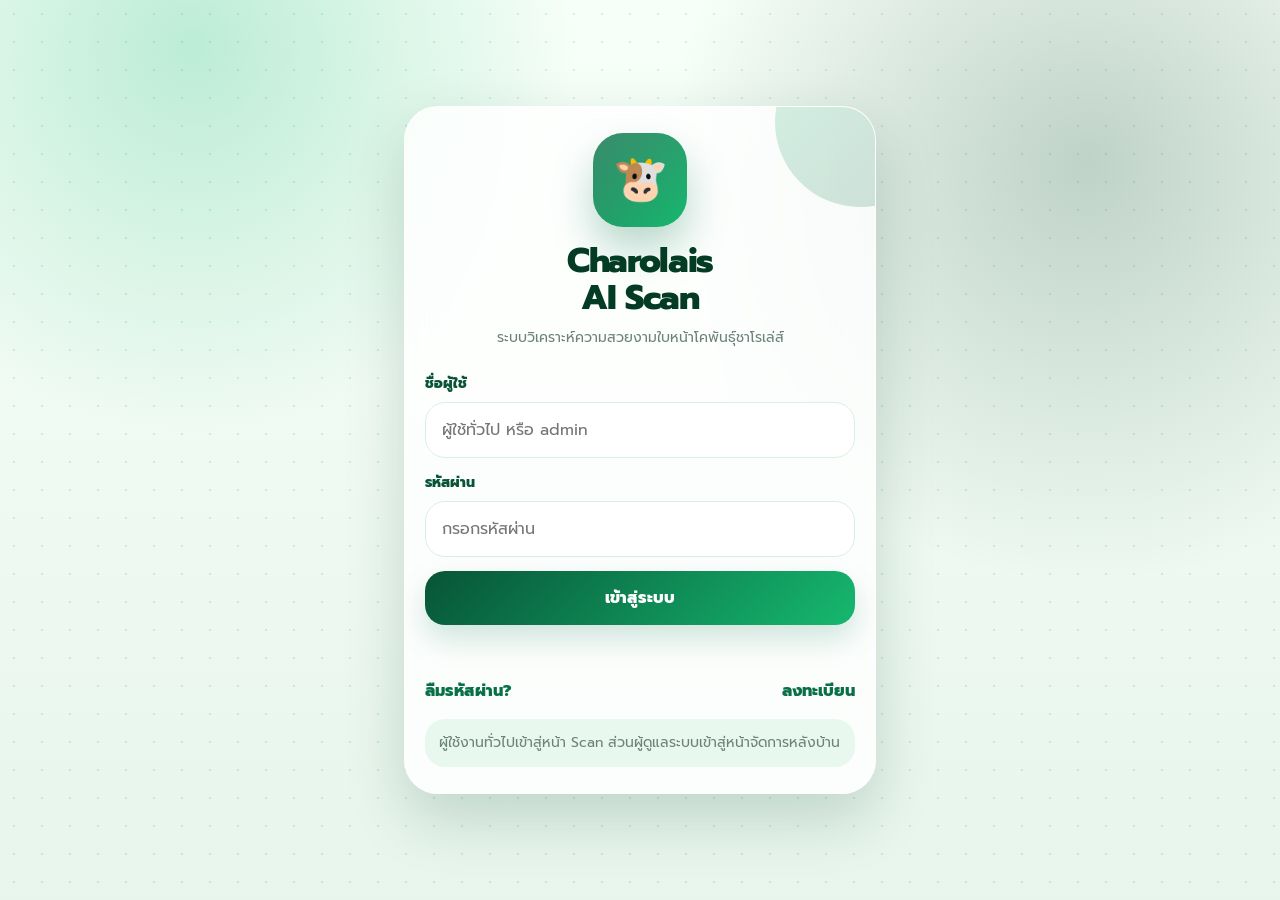
<file: frontend/index.html>
<!DOCTYPE html>
<html lang="th">

<head>
    <meta charset="UTF-8">
    <meta name="viewport" content="width=device-width, initial-scale=1.0">
    <title>Login - Charolais AI Scan</title>
    <link
        href="https://fonts.googleapis.com/css2?family=Noto+Sans+Thai:wght@400;500;600;700;800&family=Prompt:wght@500;600;700;800&display=swap"
        rel="stylesheet">
    <link rel="stylesheet" href="./app.css">
    <script src="./auth.js"></script>
</head>

<body>
    <div class="auth-page">
        <div class="auth-card">
            <div class="brand-mark cow-mark"><span>🐮</span></div>

            <h1 style="text-align:center;">Charolais<br>AI Scan</h1>
            <div class="subtitle">ระบบวิเคราะห์ความสวยงามใบหน้าโคพันธุ์ชาโรเล่ส์</div>

            <div class="form-group">
                <label for="username">ชื่อผู้ใช้</label>
                <input id="username" type="text" placeholder="ผู้ใช้ทั่วไป หรือ admin">
            </div>

            <div class="form-group">
                <label for="password">รหัสผ่าน</label>
                <input id="password" type="password" placeholder="กรอกรหัสผ่าน">
            </div>

            <button class="btn btn-main" id="loginBtn" type="button">เข้าสู่ระบบ</button>

            <div class="message" id="message"></div>

            <div class="link-row">
                <a href="forgot.html">ลืมรหัสผ่าน?</a>
                <a href="register.html">ลงทะเบียน</a>
            </div>

            <div class="note">
                ผู้ใช้งานทั่วไปเข้าสู่หน้า Scan ส่วนผู้ดูแลระบบเข้าสู่หน้าจัดการหลังบ้าน
            </div>
        </div>
    </div>

    <script>
        const usernameInput = document.getElementById("username");
        const passwordInput = document.getElementById("password");
        const loginBtn = document.getElementById("loginBtn");
        const message = document.getElementById("message");

        function showMessage(text, type = "") {
            message.textContent = text;
            message.className = "message";
            if (type) message.classList.add(type);
        }

        loginBtn.addEventListener("click", async () => {
            const username = usernameInput.value.trim();
            const password = passwordInput.value;

            const result = await loginUser(username, password);

            if (!result.ok) {
                showMessage(result.message, "error");
                return;
            }

            showMessage(result.message, "success");

            setTimeout(() => {
                if (result.role === "admin") {
                    window.location.href = "admin.html";
                } else {
                    window.location.href = "scan.html";
                }
            }, 700);
        });
    </script>
</body>

</html>
</file>
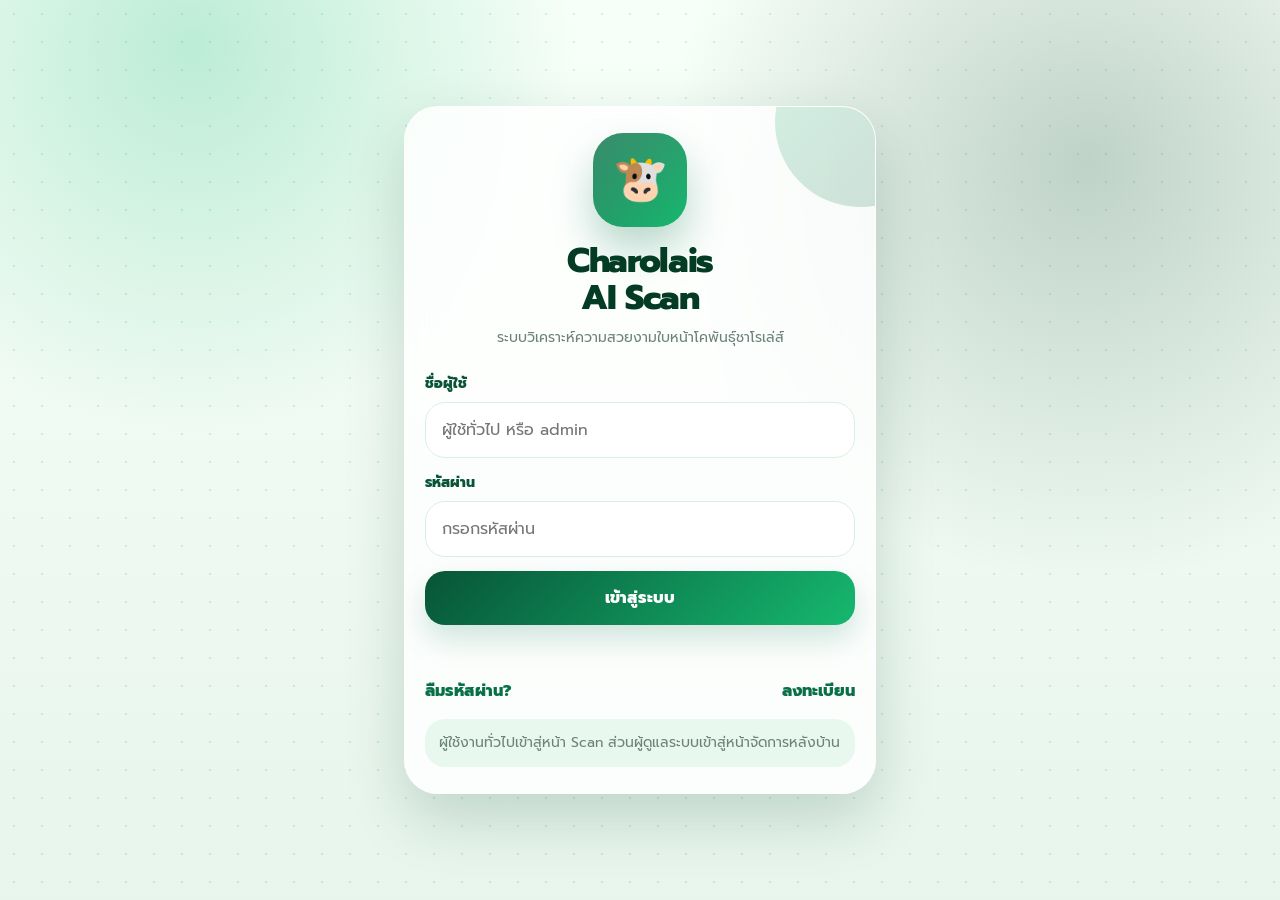
<file: frontend/admin-cows.html>
<!DOCTYPE html>
<html lang="th">

<head>
    <meta charset="UTF-8">
    <meta name="viewport" content="width=device-width, initial-scale=1.0">
    <title>จัดการข้อมูลโค</title>
    <link
        href="https://fonts.googleapis.com/css2?family=Noto+Sans+Thai:wght@400;500;600;700;800&family=Prompt:wght@500;600;700;800&display=swap"
        rel="stylesheet">
    <link rel="stylesheet" href="./app.css">
    <script src="./auth.js"></script>
</head>

<body>
    <script>requireAdmin();</script>

    <main class="page">
        <section class="hero">
            <div class="hero-row">
                <div class="hero-icon">🐄</div>
                <div>
                    <h1>จัดการ<br>ข้อมูลโค</h1>
                    <p>บันทึกรหัสโค อายุ เพศ และข้อมูลพื้นฐาน</p>
                </div>
            </div>
        </section>

        <section class="card">
            <div class="section-title">
                <h2>เพิ่มข้อมูลโค</h2>
                <span class="pill">Cows</span>
            </div>

            <div class="form-group">
                <label>รหัสโค</label>
                <input id="cowCode" type="text" placeholder="เช่น COW-001">
            </div>

            <div class="form-group">
                <label>อายุ</label>
                <input id="cowAge" type="text" placeholder="เช่น 2 ปี">
            </div>

            <div class="form-group">
                <label>เพศ</label>
                <input id="cowGender" type="text" placeholder="เพศผู้ / เพศเมีย">
            </div>

            <div class="form-group">
                <label>ข้อมูลพื้นฐาน</label>
                <input id="cowDetail" type="text" placeholder="รายละเอียดเพิ่มเติม">
            </div>

            <button class="btn btn-green" onclick="saveCow()">บันทึกข้อมูลโค</button>

            <div class="form-group" style="margin-top:16px;">
                <label>ค้นหาข้อมูลโค</label>
                <input id="searchInput" type="text" placeholder="ค้นหารหัสโค" oninput="renderList()">
            </div>
        </section>

        <section class="card">
            <div class="section-title">
                <h2>รายการข้อมูลโค</h2>
                <span class="pill" id="count">0 รายการ</span>
            </div>
            <div id="list"></div>
        </section>

        <div class="button-row">
            <a href="admin.html" class="btn btn-light">กลับหน้า Admin</a>
            <button class="btn btn-red" onclick="logout()">ออกจากระบบ</button>
        </div>
    </main>

    <script>
        const KEY = "admin_cows";

        function getData() {
            return JSON.parse(localStorage.getItem(KEY) || "[]");
        }

        function setData(data) {
            localStorage.setItem(KEY, JSON.stringify(data));
        }

        function saveCow() {
            const code = cowCode.value.trim();
            const age = cowAge.value.trim();
            const gender = cowGender.value.trim();
            const detail = cowDetail.value.trim();

            if (!code || !age || !gender) {
                alert("กรุณากรอกรหัสโค อายุ และเพศ");
                return;
            }

            const data = getData();
            data.unshift({
                code,
                age,
                gender,
                detail,
                createdAt: new Date().toLocaleString("th-TH")
            });

            setData(data);
            cowCode.value = "";
            cowAge.value = "";
            cowGender.value = "";
            cowDetail.value = "";
            renderList();
            alert("บันทึกข้อมูลโคสำเร็จ");
        }

        function deleteItem(index) {
            if (!confirm("ต้องการลบข้อมูลนี้ใช่หรือไม่")) return;
            const data = getData();
            data.splice(index, 1);
            setData(data);
            renderList();
        }

        function renderList() {
            const keyword = searchInput.value.toLowerCase();
            const data = getData();
            const filtered = data.filter(item => item.code.toLowerCase().includes(keyword));

            count.textContent = filtered.length + " รายการ";

            if (!filtered.length) {
                list.innerHTML = `<div class="empty-state">ยังไม่มีข้อมูลโค</div>`;
                return;
            }

            list.innerHTML = filtered.map((item, index) => `
        <div class="history-item">
            <div class="history-content">
                <h3>${item.code}</h3>
                <p><strong>อายุ:</strong> ${item.age}</p>
                <p><strong>เพศ:</strong> ${item.gender}</p>
                <p><strong>ข้อมูลพื้นฐาน:</strong> ${item.detail || "-"}</p>
                <p><strong>เวลา:</strong> ${item.createdAt}</p>
                <button class="btn btn-red" onclick="deleteItem(${index})">ลบ</button>
            </div>
        </div>
    `).join("");
        }

        renderList();
    </script>
</body>

</html>
</file>
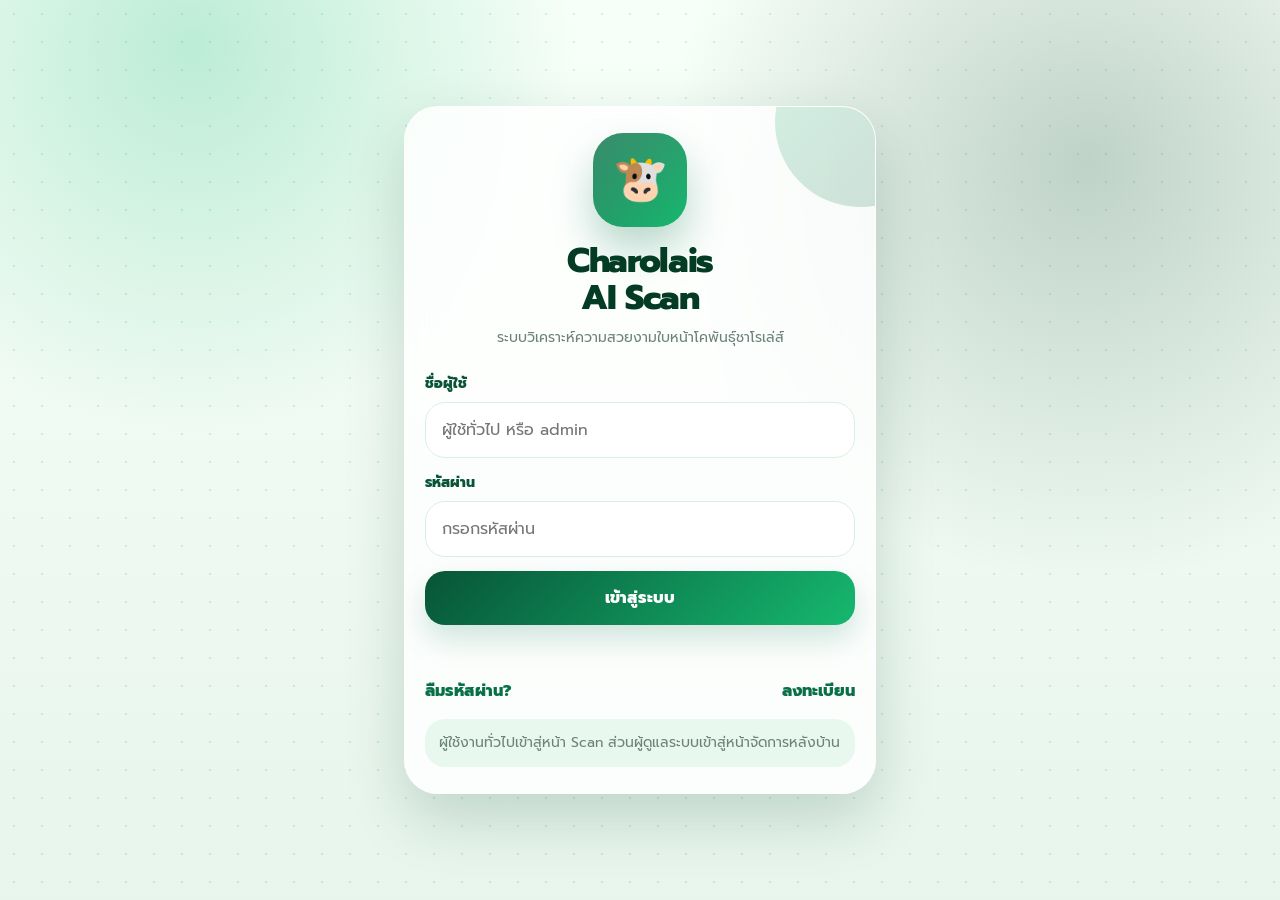
<file: frontend/admin-dataset.html>
<!DOCTYPE html>
<html lang="th">

<head>
    <meta charset="UTF-8">
    <meta name="viewport" content="width=device-width, initial-scale=1.0">
    <title>จัดการชุดข้อมูลฝึกโมเดล</title>
    <link
        href="https://fonts.googleapis.com/css2?family=Noto+Sans+Thai:wght@400;500;600;700;800&family=Prompt:wght@500;600;700;800&display=swap"
        rel="stylesheet">
    <link rel="stylesheet" href="./app.css">
    <script src="./auth.js"></script>
</head>

<body>
    <script>requireAdmin();</script>

    <main class="page">
        <section class="hero">
            <div class="hero-row">
                <div class="hero-icon">🧠</div>
                <div>
                    <h1>Dataset<br>Manager</h1>
                    <p>จัดการชุดข้อมูล Training, Validation และ Test Set</p>
                </div>
            </div>
        </section>

        <section class="card">
            <div class="section-title">
                <h2>เพิ่มชุดข้อมูล</h2>
                <span class="pill">Dataset</span>
            </div>

            <div class="form-group">
                <label>ชื่อชุดข้อมูล</label>
                <input id="datasetName" type="text" placeholder="เช่น class_1_original">
            </div>

            <div class="form-group">
                <label>ประเภทชุดข้อมูล</label>
                <select id="datasetType" class="form-input">
                    <option value="Training Set">Training Set</option>
                    <option value="Validation Set">Validation Set</option>
                    <option value="Test Set">Test Set</option>
                </select>
            </div>

            <div class="form-group">
                <label>จำนวนภาพ</label>
                <input id="imageCount" type="number" min="1" placeholder="เช่น 120">
            </div>

            <button class="btn btn-green" onclick="saveDataset()">บันทึกชุดข้อมูล</button>

            <div class="form-group" style="margin-top:16px;">
                <label>ค้นหาชุดข้อมูล</label>
                <input id="searchInput" type="text" placeholder="ค้นหาชื่อชุดข้อมูล" oninput="renderList()">
            </div>
        </section>

        <section class="card">
            <div class="section-title">
                <h2>รายการชุดข้อมูล</h2>
                <span class="pill" id="count">0 รายการ</span>
            </div>
            <div id="list"></div>
        </section>

        <div class="button-row">
            <a href="admin.html" class="btn btn-light">กลับหน้า Admin</a>
            <button class="btn btn-red" onclick="logout()">ออกจากระบบ</button>
        </div>
    </main>

    <script>
        const KEY = "admin_dataset";

        function getData() {
            return JSON.parse(localStorage.getItem(KEY) || "[]");
        }

        function setData(data) {
            localStorage.setItem(KEY, JSON.stringify(data));
        }

        function saveDataset() {
            const name = datasetName.value.trim();
            const type = datasetType.value;
            const countImg = imageCount.value.trim();

            if (!name || !countImg) {
                alert("กรุณากรอกชื่อชุดข้อมูลและจำนวนภาพ");
                return;
            }

            const data = getData();
            data.unshift({
                name,
                type,
                countImg,
                createdAt: new Date().toLocaleString("th-TH")
            });

            setData(data);
            datasetName.value = "";
            imageCount.value = "";
            renderList();
            alert("บันทึกชุดข้อมูลสำเร็จ");
        }

        function deleteItem(index) {
            if (!confirm("ต้องการลบข้อมูลนี้ใช่หรือไม่")) return;
            const data = getData();
            data.splice(index, 1);
            setData(data);
            renderList();
        }

        function renderList() {
            const keyword = searchInput.value.toLowerCase();
            const data = getData();
            const filtered = data.filter(item => item.name.toLowerCase().includes(keyword));

            count.textContent = filtered.length + " รายการ";

            if (!filtered.length) {
                list.innerHTML = `<div class="empty-state">ยังไม่มีข้อมูลชุดข้อมูล</div>`;
                return;
            }

            list.innerHTML = filtered.map((item, index) => `
        <div class="history-item">
            <div class="history-content">
                <h3>${item.name}</h3>
                <p><strong>ประเภท:</strong> ${item.type}</p>
                <p><strong>จำนวนภาพ:</strong> ${item.countImg} ภาพ</p>
                <p><strong>เวลา:</strong> ${item.createdAt}</p>
                <button class="btn btn-red" onclick="deleteItem(${index})">ลบ</button>
            </div>
        </div>
    `).join("");
        }

        renderList();
    </script>
</body>

</html>
</file>
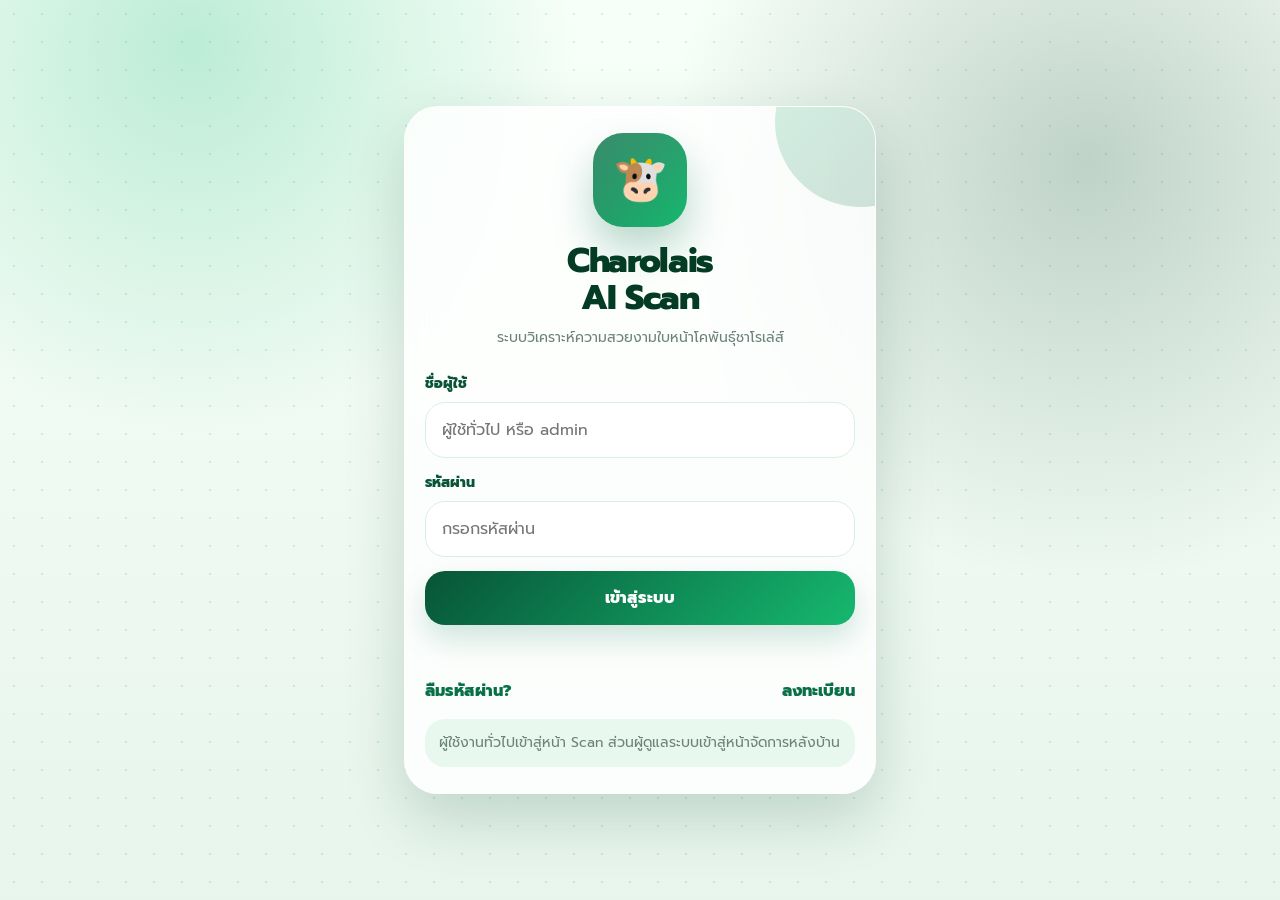
<file: frontend/admin-images.html>
<!DOCTYPE html>
<html lang="th">

<head>
    <meta charset="UTF-8">
    <meta name="viewport" content="width=device-width, initial-scale=1.0">
    <title>จัดการภาพถ่ายใบหน้าโค</title>
    <link
        href="https://fonts.googleapis.com/css2?family=Noto+Sans+Thai:wght@400;500;600;700;800&family=Prompt:wght@500;600;700;800&display=swap"
        rel="stylesheet">
    <link rel="stylesheet" href="./app.css">
    <script src="./auth.js"></script>
</head>

<body>
    <script>requireAdmin();</script>

    <main class="page">
        <section class="hero">
            <div class="hero-row">
                <div class="hero-icon">🖼️</div>
                <div>
                    <h1>จัดการ<br>ภาพถ่ายโค</h1>
                    <p>ค้นหา เพิ่ม ลบ และจัดเก็บข้อมูลภาพถ่ายใบหน้าโค</p>
                </div>
            </div>
        </section>

        <section class="card">
            <div class="section-title">
                <h2>เพิ่มข้อมูลภาพ</h2>
                <span class="pill">Images</span>
            </div>

            <div class="form-group">
                <label>รหัสภาพ / ชื่อไฟล์</label>
                <input id="imageCode" type="text" placeholder="เช่น IMG-001">
            </div>

            <div class="form-group">
                <label>รายละเอียดภาพ</label>
                <input id="imageDesc" type="text" placeholder="เช่น ใบหน้าโคด้านหน้า">
            </div>

            <div class="form-group">
                <label>ไฟล์ภาพ</label>
                <input id="imageFile" type="file" accept="image/*">
            </div>

            <button class="btn btn-green" onclick="saveImage()">บันทึกข้อมูลภาพ</button>

            <div class="form-group" style="margin-top:16px;">
                <label>ค้นหาข้อมูลภาพ</label>
                <input id="searchInput" type="text" placeholder="ค้นหารหัสภาพ / รายละเอียด" oninput="renderList()">
            </div>
        </section>

        <section class="card">
            <div class="section-title">
                <h2>รายการภาพถ่าย</h2>
                <span class="pill" id="count">0 รายการ</span>
            </div>
            <div id="list"></div>
        </section>

        <div class="button-row">
            <a href="admin.html" class="btn btn-light">กลับหน้า Admin</a>
            <button class="btn btn-red" onclick="logout()">ออกจากระบบ</button>
        </div>
    </main>

    <script>
        const KEY = "admin_images";

        function getData() {
            return JSON.parse(localStorage.getItem(KEY) || "[]");
        }

        function setData(data) {
            localStorage.setItem(KEY, JSON.stringify(data));
        }

        function saveImage() {
            const code = imageCode.value.trim();
            const desc = imageDesc.value.trim();
            const file = imageFile.files[0];

            if (!code || !desc) {
                alert("กรุณากรอกรหัสภาพและรายละเอียด");
                return;
            }

            const reader = new FileReader();

            reader.onload = function (e) {
                const data = getData();
                data.unshift({
                    code,
                    desc,
                    image: file ? e.target.result : "",
                    createdAt: new Date().toLocaleString("th-TH")
                });
                setData(data);
                imageCode.value = "";
                imageDesc.value = "";
                imageFile.value = "";
                renderList();
                alert("บันทึกข้อมูลภาพสำเร็จ");
            };

            if (file) reader.readAsDataURL(file);
            else reader.onload({ target: { result: "" } });
        }

        function deleteItem(index) {
            if (!confirm("ต้องการลบข้อมูลนี้ใช่หรือไม่")) return;
            const data = getData();
            data.splice(index, 1);
            setData(data);
            renderList();
        }

        function renderList() {
            const keyword = searchInput.value.toLowerCase();
            const data = getData();
            const filtered = data.filter(item =>
                item.code.toLowerCase().includes(keyword) ||
                item.desc.toLowerCase().includes(keyword)
            );

            count.textContent = filtered.length + " รายการ";

            if (!filtered.length) {
                list.innerHTML = `<div class="empty-state">ยังไม่มีข้อมูลภาพถ่าย</div>`;
                return;
            }

            list.innerHTML = filtered.map((item, index) => `
        <div class="history-item">
            <div class="history-row">
                ${item.image ? `<img class="history-thumb" src="${item.image}">` : `<div class="history-thumb empty">🖼️</div>`}
                <div class="history-content">
                    <h3>${item.code}</h3>
                    <p>${item.desc}</p>
                    <p><strong>เวลา:</strong> ${item.createdAt}</p>
                    <button class="btn btn-red" onclick="deleteItem(${index})">ลบ</button>
                </div>
            </div>
        </div>
    `).join("");
        }

        renderList();
    </script>
</body>

</html>
</file>
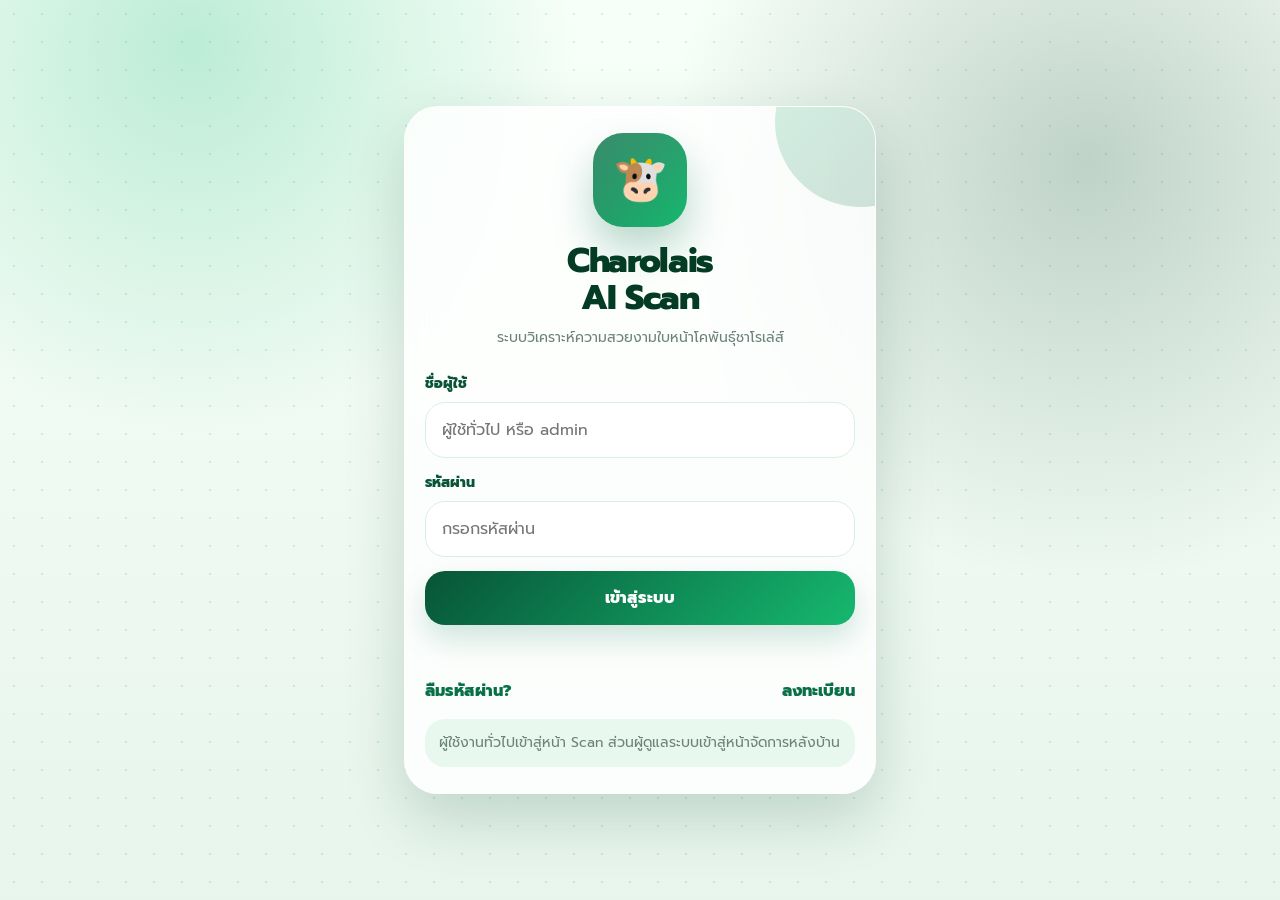
<file: frontend/admin-reports.html>
<!DOCTYPE html>
<html lang="th">

<head>
    <meta charset="UTF-8">
    <meta name="viewport" content="width=device-width, initial-scale=1.0">
    <title>รายงานการใช้งานระบบ - Charolais AI Scan</title>

    <link
        href="https://fonts.googleapis.com/css2?family=Noto+Sans+Thai:wght@400;500;600;700;800&family=Prompt:wght@500;600;700;800&display=swap"
        rel="stylesheet">

    <link rel="stylesheet" href="./app.css">
    <script src="./auth.js"></script>
</head>

<body>
    <script>requireAdmin();</script>

    <main class="page">

        <section class="hero">
            <div class="hero-row">
                <div class="hero-icon">📊</div>
                <div>
                    <h1>Usage<br>Reports</h1>
                    <p>รายงานการเข้าสู่ระบบและการใช้งานของผู้ใช้ในเว็บแอปพลิเคชัน</p>
                </div>
            </div>
        </section>

        <section class="card">
            <div class="section-title">
                <h2>สรุปการใช้งาน</h2>
                <span class="pill" id="totalCount">0 รายการ</span>
            </div>

            <div class="result-grid">
                <div class="result-box">
                    <div class="label">จำนวน Login</div>
                    <div class="value" id="loginCount">0</div>
                </div>

                <div class="result-box">
                    <div class="label">จำนวน Scan</div>
                    <div class="value" id="scanCount">0</div>
                </div>

                <div class="result-box">
                    <div class="label">ผู้ใช้งานล่าสุด</div>
                    <div class="value" id="lastUser">-</div>
                </div>

                <div class="result-box">
                    <div class="label">เวลาล่าสุด</div>
                    <div class="value" id="lastTime">-</div>
                </div>
            </div>
        </section>

        <section class="card">
            <div class="section-title">
                <h2>ประวัติการใช้งาน</h2>
                <span class="pill">Logs</span>
            </div>

            <div class="button-row">
                <button class="btn btn-light" type="button" onclick="addTestLog()">เพิ่มข้อมูลทดสอบ</button>
                <button class="btn btn-red" type="button" onclick="clearLogs()">ล้างรายงาน</button>
            </div>

            <div id="reportList"></div>
        </section>

        <div class="button-row">
            <a href="admin.html" class="btn btn-light">กลับหน้า Admin</a>
            <button class="btn btn-red" type="button" onclick="logout()">ออกจากระบบ</button>
        </div>

    </main>

    <script>
        const LOG_KEY = "charolais_activity_logs";
        const HISTORY_KEY = "cow_scan_history";

        function getLogs() {
            try {
                return JSON.parse(localStorage.getItem(LOG_KEY)) || [];
            } catch {
                return [];
            }
        }

        function saveLogs(logs) {
            localStorage.setItem(LOG_KEY, JSON.stringify(logs));
        }

        function getScanHistory() {
            try {
                return JSON.parse(localStorage.getItem(HISTORY_KEY)) || [];
            } catch {
                return [];
            }
        }

        function addLog(action, detail) {
            const session = getCurrentUser();
            const logs = getLogs();

            logs.unshift({
                username: session?.username || "unknown",
                role: session?.role || "unknown",
                action: action,
                detail: detail,
                createdAt: new Date().toLocaleString("th-TH")
            });

            saveLogs(logs.slice(0, 200));
            renderReports();
        }

        function addTestLog() {
            addLog("ทดสอบรายงาน", "เพิ่มข้อมูลทดสอบในหน้ารายงานการใช้งานระบบ");
        }

        function clearLogs() {
            const ok = confirm("ต้องการล้างรายงานการใช้งานทั้งหมดใช่หรือไม่");
            if (!ok) return;

            localStorage.removeItem(LOG_KEY);
            renderReports();
        }

        function renderReports() {
            const logs = getLogs();
            const scanHistory = getScanHistory();

            const loginLogs = logs.filter(item => String(item.action || "").includes("เข้าสู่ระบบ"));
            const scanLogs = logs.filter(item => String(item.action || "").includes("สแกน"));

            const total = logs.length + scanHistory.length;

            totalCount.textContent = total + " รายการ";
            loginCount.textContent = loginLogs.length;
            scanCount.textContent = scanLogs.length + scanHistory.length;

            if (logs.length) {
                lastUser.textContent = logs[0].username || "-";
                lastTime.textContent = logs[0].createdAt || "-";
            } else {
                lastUser.textContent = "-";
                lastTime.textContent = "-";
            }

            const allReports = [
                ...logs.map(item => ({
                    type: "Log",
                    username: item.username || "-",
                    action: item.action || "-",
                    detail: item.detail || "-",
                    createdAt: item.createdAt || "-"
                })),
                ...scanHistory.map(item => ({
                    type: "Scan",
                    username: "user",
                    action: "สแกนภาพใบหน้าโค",
                    detail: `ผลลัพธ์: ${item.predictedClass || "-"} | ดาว: ${item.star || "-"} | ความมั่นใจ: ${item.confidence || "-"}`,
                    createdAt: item.createdAt || "-"
                }))
            ];

            if (!allReports.length) {
                reportList.innerHTML = `
                    <div class="empty-state">
                        ยังไม่มีรายงานการใช้งานระบบ
                    </div>
                `;
                return;
            }

            reportList.innerHTML = allReports.map(item => `
                <div class="history-item">
                    <div class="history-content">
                        <h3>${item.action}</h3>
                        <p><strong>ผู้ใช้:</strong> ${item.username}</p>
                        <p><strong>ประเภท:</strong> ${item.type}</p>
                        <p><strong>รายละเอียด:</strong> ${item.detail}</p>
                        <p><strong>เวลา:</strong> ${item.createdAt}</p>
                    </div>
                </div>
            `).join("");
        }

        addLog("เข้าหน้ารายงาน", "ผู้ดูแลระบบเปิดหน้ารายงานการใช้งาน");
        renderReports();
    </script>

</body>

</html>
</file>
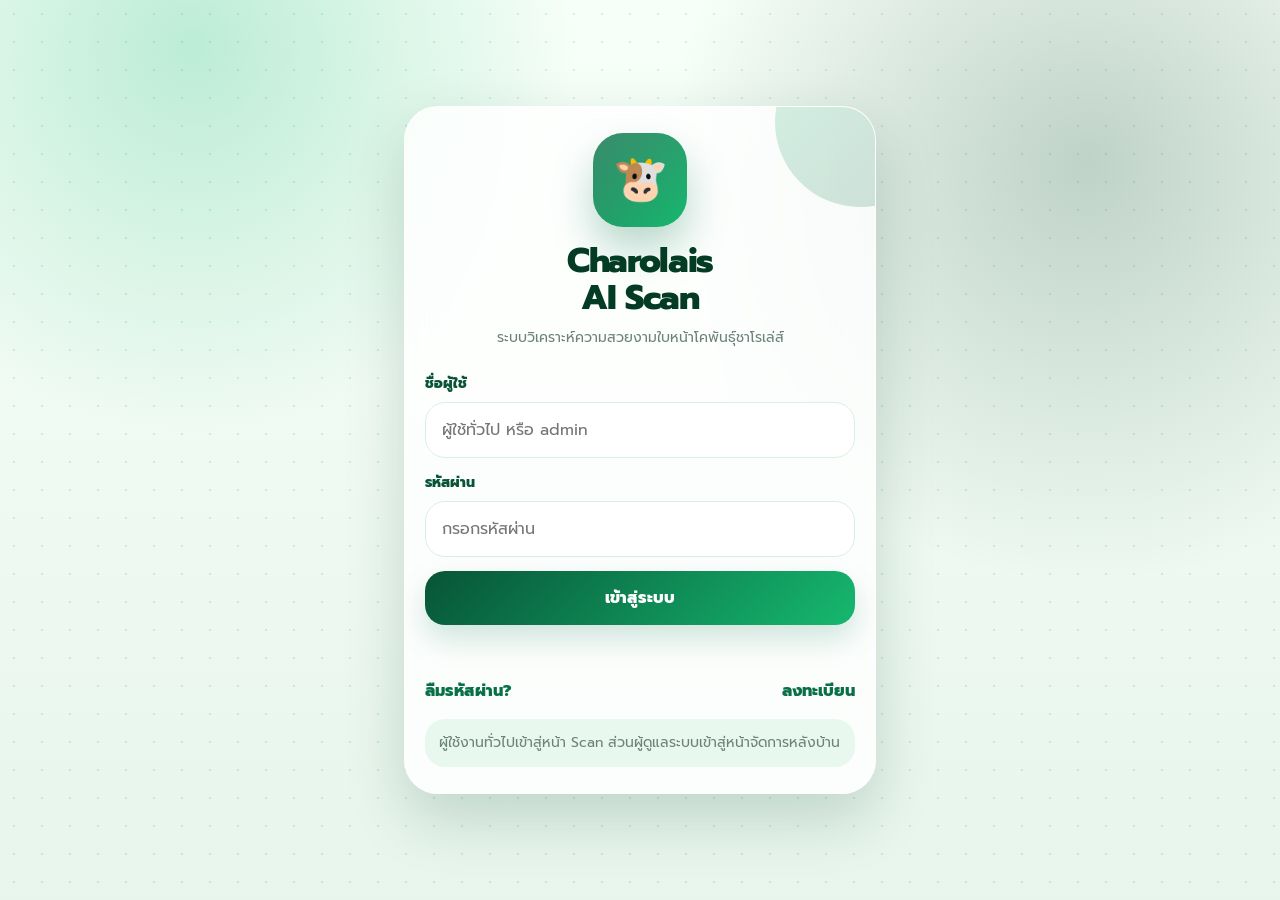
<file: frontend/admin-scores.html>
<!DOCTYPE html>
<html lang="th">

<head>
    <meta charset="UTF-8">
    <meta name="viewport" content="width=device-width, initial-scale=1.0">
    <title>จัดการคะแนนผู้เชี่ยวชาญ</title>
    <link
        href="https://fonts.googleapis.com/css2?family=Noto+Sans+Thai:wght@400;500;600;700;800&family=Prompt:wght@500;600;700;800&display=swap"
        rel="stylesheet">
    <link rel="stylesheet" href="./app.css">
    <script src="./auth.js"></script>
</head>

<body>
    <script>requireAdmin();</script>

    <main class="page">
        <section class="hero">
            <div class="hero-row">
                <div class="hero-icon">⭐</div>
                <div>
                    <h1>คะแนน<br>ผู้เชี่ยวชาญ</h1>
                    <p>บันทึกคะแนนประเมินความสวยงามใบหน้าโค</p>
                </div>
            </div>
        </section>

        <section class="card">
            <div class="section-title">
                <h2>เพิ่มคะแนน</h2>
                <span class="pill">Scores</span>
            </div>

            <div class="form-group">
                <label>รหัสโค / รหัสภาพ</label>
                <input id="refCode" type="text" placeholder="เช่น COW-001 หรือ IMG-001">
            </div>

            <div class="form-group">
                <label>ชื่อผู้เชี่ยวชาญ</label>
                <input id="expertName" type="text" placeholder="ชื่อผู้ประเมิน">
            </div>

            <div class="form-group">
                <label>คะแนน 1-5</label>
                <input id="scoreValue" type="number" min="1" max="5" placeholder="1-5">
            </div>

            <button class="btn btn-green" onclick="saveScore()">บันทึกคะแนน</button>

            <div class="form-group" style="margin-top:16px;">
                <label>ค้นหาคะแนน</label>
                <input id="searchInput" type="text" placeholder="ค้นหารหัสโค / ผู้เชี่ยวชาญ" oninput="renderList()">
            </div>
        </section>

        <section class="card">
            <div class="section-title">
                <h2>รายการคะแนน</h2>
                <span class="pill" id="count">0 รายการ</span>
            </div>
            <div id="list"></div>
        </section>

        <div class="button-row">
            <a href="admin.html" class="btn btn-light">กลับหน้า Admin</a>
            <button class="btn btn-red" onclick="logout()">ออกจากระบบ</button>
        </div>
    </main>

    <script>
        const KEY = "admin_scores";

        function getData() {
            return JSON.parse(localStorage.getItem(KEY) || "[]");
        }

        function setData(data) {
            localStorage.setItem(KEY, JSON.stringify(data));
        }

        function saveScore() {
            const ref = refCode.value.trim();
            const expert = expertName.value.trim();
            const score = Number(scoreValue.value);

            if (!ref || !expert || score < 1 || score > 5) {
                alert("กรุณากรอกข้อมูลให้ครบ และคะแนนต้องอยู่ระหว่าง 1-5");
                return;
            }

            const data = getData();
            data.unshift({
                ref,
                expert,
                score,
                createdAt: new Date().toLocaleString("th-TH")
            });

            setData(data);
            refCode.value = "";
            expertName.value = "";
            scoreValue.value = "";
            renderList();
            alert("บันทึกคะแนนสำเร็จ");
        }

        function deleteItem(index) {
            if (!confirm("ต้องการลบข้อมูลนี้ใช่หรือไม่")) return;
            const data = getData();
            data.splice(index, 1);
            setData(data);
            renderList();
        }

        function stars(n) {
            return "★".repeat(n) + "☆".repeat(5 - n);
        }

        function renderList() {
            const keyword = searchInput.value.toLowerCase();
            const data = getData();
            const filtered = data.filter(item =>
                item.ref.toLowerCase().includes(keyword) ||
                item.expert.toLowerCase().includes(keyword)
            );

            count.textContent = filtered.length + " รายการ";

            if (!filtered.length) {
                list.innerHTML = `<div class="empty-state">ยังไม่มีข้อมูลคะแนน</div>`;
                return;
            }

            list.innerHTML = filtered.map((item, index) => `
        <div class="history-item">
            <div class="history-content">
                <h3>${item.ref}</h3>
                <p><strong>ผู้เชี่ยวชาญ:</strong> ${item.expert}</p>
                <p><strong>คะแนน:</strong> ${item.score} ดาว ${stars(item.score)}</p>
                <p><strong>เวลา:</strong> ${item.createdAt}</p>
                <button class="btn btn-red" onclick="deleteItem(${index})">ลบ</button>
            </div>
        </div>
    `).join("");
        }

        renderList();
    </script>
</body>

</html>
</file>
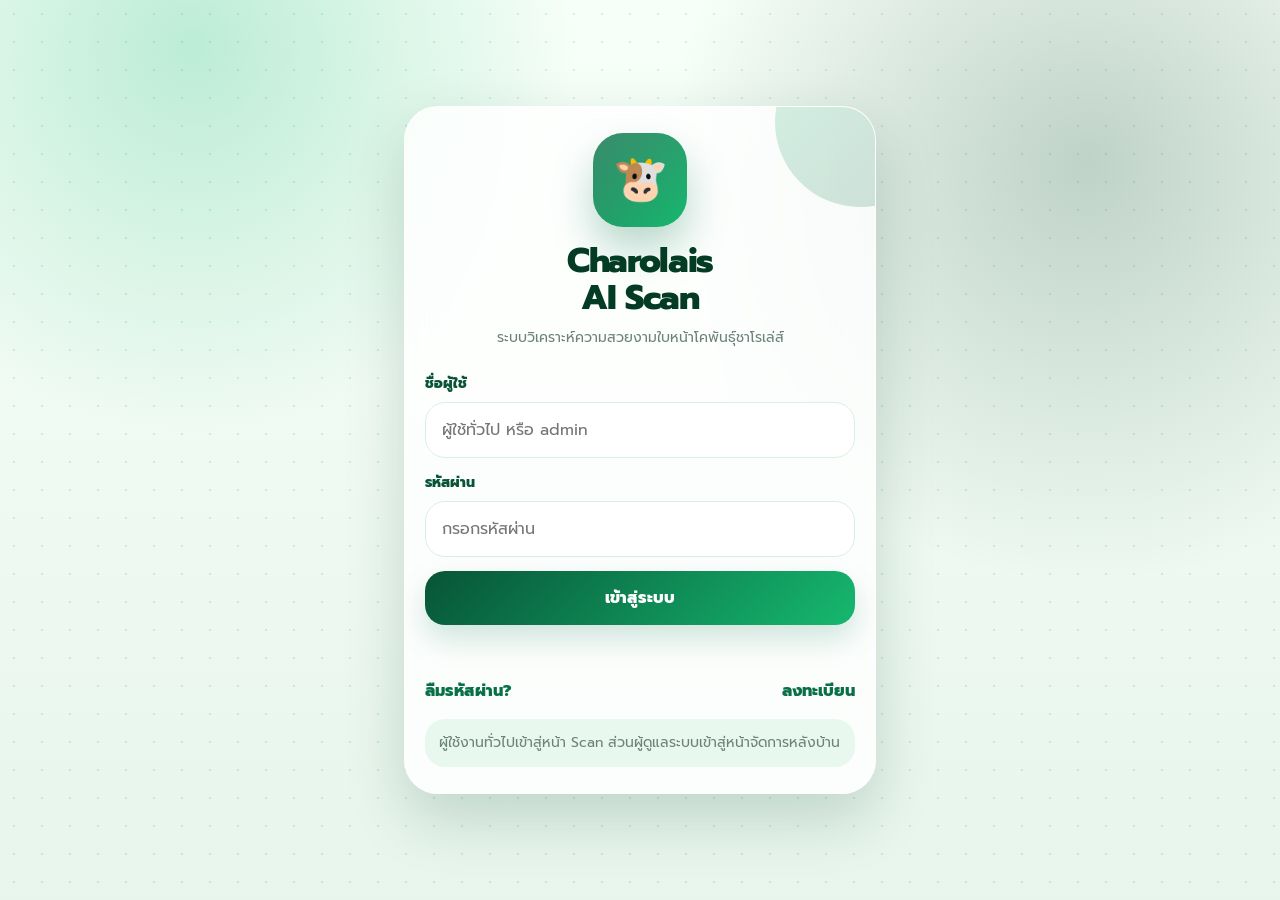
<file: frontend/admin.html>
<!DOCTYPE html>
<html lang="th">

<head>
    <meta charset="UTF-8">
    <meta name="viewport" content="width=device-width, initial-scale=1.0">
    <title>Admin Dashboard - Charolais AI Scan</title>

    <link
        href="https://fonts.googleapis.com/css2?family=Noto+Sans+Thai:wght@400;500;600;700;800&family=Prompt:wght@500;600;700;800&display=swap"
        rel="stylesheet">

    <link rel="stylesheet" href="./app.css">
    <script src="./auth.js"></script>
</head>

<body>
    <script>requireAdmin();</script>

    <main class="page">

        <section class="hero">
            <div class="hero-row">
                <div class="hero-icon">🛠️</div>
                <div>
                    <h1>Admin<br>Dashboard</h1>
                    <p>ระบบจัดการข้อมูลหลังบ้านของเว็บแอปพลิเคชัน</p>
                </div>
            </div>
        </section>

        <section class="card">
            <div class="section-title">
                <h2>เมนูจัดการหลังบ้าน</h2>
                <span class="pill">Admin</span>
            </div>

            <div class="admin-grid">

                <a class="admin-box admin-link" href="admin-images.html">
                    <div class="admin-icon">🖼️</div>
                    <h3>จัดการภาพถ่ายใบหน้าโค</h3>
                    <p>ค้นหา เพิ่ม ลบ แก้ไข ข้อมูลภาพถ่าย</p>
                </a>

                <a class="admin-box admin-link" href="admin-cows.html">
                    <div class="admin-icon">🐄</div>
                    <h3>จัดการข้อมูลโค</h3>
                    <p>รหัสโค อายุ เพศ และข้อมูลพื้นฐาน</p>
                </a>

                <a class="admin-box admin-link" href="admin-scores.html">
                    <div class="admin-icon">⭐</div>
                    <h3>จัดการคะแนนผู้เชี่ยวชาญ</h3>
                    <p>คะแนนประเมินความสวยงามใบหน้าโค</p>
                </a>

                <a class="admin-box admin-link" href="admin-dataset.html">
                    <div class="admin-icon">🧠</div>
                    <h3>จัดการชุดข้อมูลฝึกโมเดล</h3>
                    <p>Training, Validation และ Test Set</p>
                </a>

                <a class="admin-box admin-link" href="admin-reports.html">
                    <div class="admin-icon">📊</div>
                    <h3>รายงานการใช้งานระบบ</h3>
                    <p>ดูการเข้าสู่ระบบและการใช้งานของ User</p>
                </a>

            </div>

            <div class="button-row">
                <a href="scan.html" class="btn btn-light">ไปหน้า User</a>
                <button class="btn btn-red" type="button" onclick="logout()">ออกจากระบบ</button>
            </div>
        </section>

    </main>
</body>

</html>
</file>
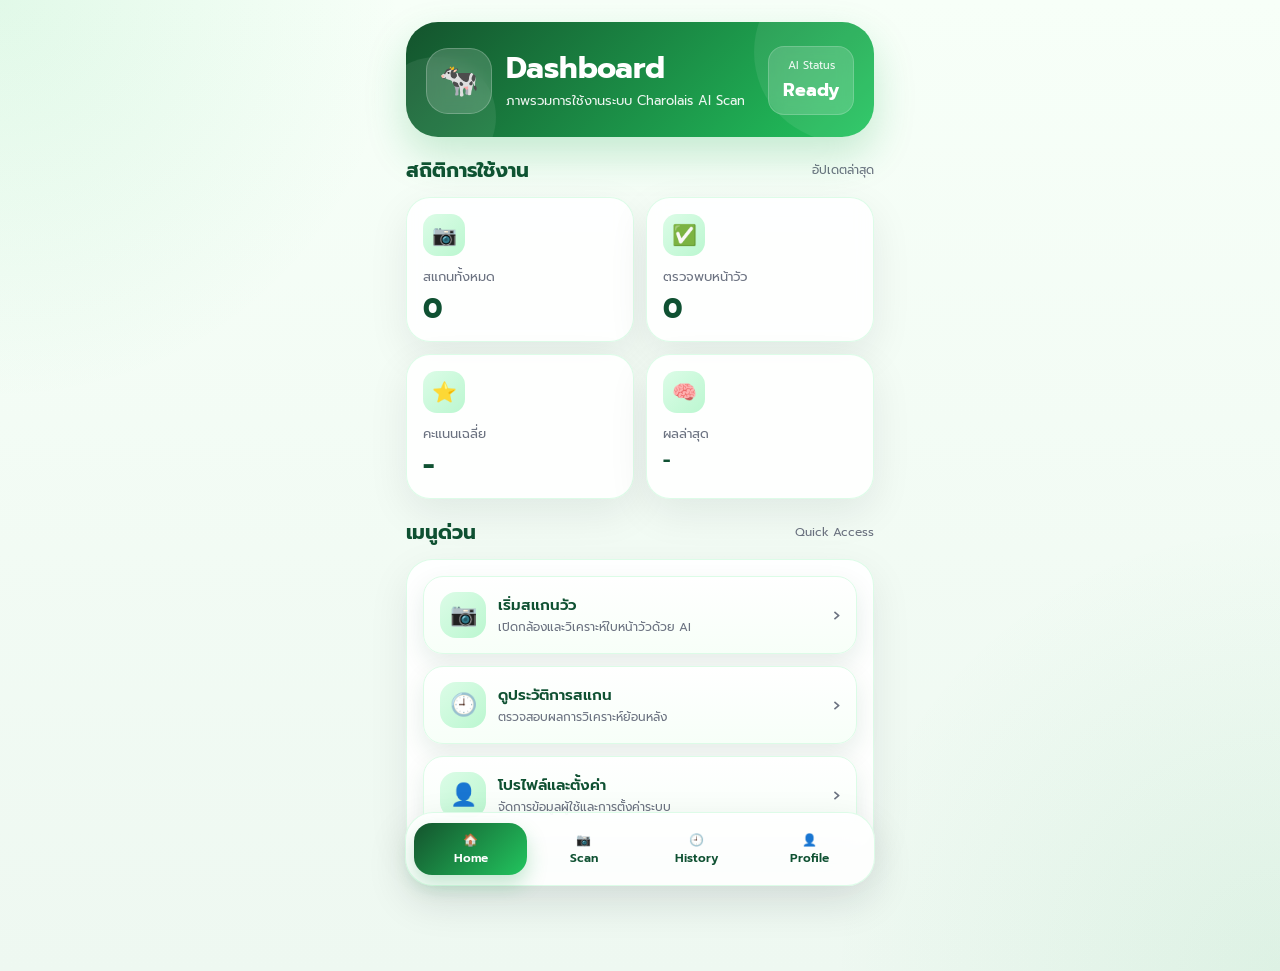
<file: frontend/dashboard.html>
<!DOCTYPE html>
<html lang="th">

<head>
    <meta charset="UTF-8" />
    <meta name="viewport" content="width=device-width, initial-scale=1.0, viewport-fit=cover" />
    <title>Dashboard - Charolais AI Scan</title>

    <link rel="preconnect" href="https://fonts.googleapis.com">
    <link rel="preconnect" href="https://fonts.gstatic.com" crossorigin>
    <link href="https://fonts.googleapis.com/css2?family=Prompt:wght@300;400;500;600;700&display=swap" rel="stylesheet">

    <style>
        * {
            box-sizing: border-box;
        }

        :root {
            --green-dark: #0f5132;
            --green-main: #16a34a;
            --green-light: #22c55e;
            --text-main: #1f2937;
            --text-soft: #6b7280;
            --card-shadow: 0 14px 40px rgba(15, 23, 42, 0.08);
            --soft-shadow: 0 10px 24px rgba(20, 83, 45, 0.10);
        }

        html,
        body {
            margin: 0;
            padding: 0;
            min-height: 100dvh;
            font-family: 'Prompt', sans-serif;
            background:
                radial-gradient(circle at top left, rgba(34, 197, 94, 0.10), transparent 25%),
                radial-gradient(circle at bottom right, rgba(22, 163, 74, 0.08), transparent 28%),
                linear-gradient(180deg, #f7fff8 0%, #eef8f1 100%);
            color: var(--text-main);
        }

        .app {
            max-width: 500px;
            margin: 0 auto;
            min-height: 100dvh;
            padding: 22px 16px 120px;
            position: relative;
        }

        .hero {
            background: linear-gradient(135deg, #14532d 0%, #22c55e 100%);
            border-radius: 32px;
            padding: 24px 20px 22px;
            color: white;
            box-shadow: 0 18px 40px rgba(22, 163, 74, 0.22);
            position: relative;
            overflow: hidden;
        }

        .hero::before {
            content: "";
            position: absolute;
            width: 180px;
            height: 180px;
            border-radius: 50%;
            background: rgba(255, 255, 255, 0.08);
            top: -60px;
            right: -60px;
        }

        .hero::after {
            content: "";
            position: absolute;
            width: 120px;
            height: 120px;
            border-radius: 50%;
            background: rgba(255, 255, 255, 0.08);
            bottom: -40px;
            left: -30px;
        }

        .hero-top {
            position: relative;
            z-index: 1;
            display: flex;
            align-items: center;
            justify-content: space-between;
            gap: 14px;
        }

        .hero-left {
            display: flex;
            align-items: center;
            gap: 14px;
        }

        .hero-icon {
            width: 66px;
            height: 66px;
            border-radius: 22px;
            background: rgba(255, 255, 255, 0.16);
            border: 1px solid rgba(255, 255, 255, 0.22);
            display: flex;
            align-items: center;
            justify-content: center;
            font-size: 32px;
            backdrop-filter: blur(8px);
        }

        .hero h1 {
            margin: 0;
            font-size: 30px;
            line-height: 1.1;
            font-weight: 700;
        }

        .hero p {
            margin: 6px 0 0;
            font-size: 13px;
            opacity: 0.92;
            font-weight: 400;
        }

        .hero-badge {
            position: relative;
            z-index: 1;
            background: rgba(255, 255, 255, 0.16);
            border: 1px solid rgba(255, 255, 255, 0.18);
            padding: 10px 14px;
            border-radius: 16px;
            text-align: center;
            min-width: 86px;
            backdrop-filter: blur(8px);
        }

        .hero-badge .small {
            font-size: 11px;
            opacity: 0.9;
        }

        .hero-badge .big {
            font-size: 18px;
            font-weight: 700;
            margin-top: 2px;
        }

        .section {
            margin-top: 18px;
        }

        .section-title {
            display: flex;
            align-items: center;
            justify-content: space-between;
            margin-bottom: 12px;
        }

        .section-title h2 {
            margin: 0;
            font-size: 20px;
            color: var(--green-dark);
        }

        .section-title span {
            font-size: 12px;
            color: var(--text-soft);
        }

        .stats-grid {
            display: grid;
            grid-template-columns: 1fr 1fr;
            gap: 12px;
        }

        .stat-card {
            background: rgba(255, 255, 255, 0.90);
            border: 1px solid rgba(220, 252, 231, 0.95);
            box-shadow: var(--card-shadow);
            border-radius: 24px;
            padding: 16px;
            backdrop-filter: blur(8px);
        }

        .stat-top {
            display: flex;
            align-items: center;
            justify-content: space-between;
            margin-bottom: 12px;
        }

        .stat-icon {
            width: 42px;
            height: 42px;
            border-radius: 14px;
            display: flex;
            align-items: center;
            justify-content: center;
            font-size: 20px;
            background: linear-gradient(135deg, #dcfce7, #bbf7d0);
            color: var(--green-dark);
        }

        .stat-label {
            font-size: 13px;
            color: var(--text-soft);
            line-height: 1.4;
        }

        .stat-value {
            margin-top: 8px;
            font-size: 28px;
            font-weight: 700;
            color: var(--green-dark);
            line-height: 1.1;
        }

        .quick-card {
            background: rgba(255, 255, 255, 0.92);
            border: 1px solid rgba(220, 252, 231, 0.95);
            box-shadow: var(--card-shadow);
            border-radius: 26px;
            padding: 16px;
        }

        .quick-menu {
            display: grid;
            gap: 12px;
        }

        .quick-link {
            text-decoration: none;
            color: inherit;
            background: linear-gradient(180deg, #ffffff 0%, #f7fff8 100%);
            border: 1px solid #dcfce7;
            border-radius: 20px;
            padding: 15px 16px;
            display: flex;
            align-items: center;
            justify-content: space-between;
            gap: 12px;
            box-shadow: var(--soft-shadow);
        }

        .quick-left {
            display: flex;
            align-items: center;
            gap: 12px;
        }

        .quick-icon {
            width: 46px;
            height: 46px;
            border-radius: 16px;
            display: flex;
            align-items: center;
            justify-content: center;
            font-size: 22px;
            background: linear-gradient(135deg, #dcfce7, #bbf7d0);
            color: var(--green-dark);
        }

        .quick-text {
            text-align: left;
        }

        .quick-text .title {
            font-size: 15px;
            font-weight: 600;
            color: var(--green-dark);
        }

        .quick-text .desc {
            font-size: 12px;
            color: var(--text-soft);
            margin-top: 2px;
        }

        .arrow {
            font-size: 20px;
            color: #6b7280;
        }

        .floating-nav {
            position: fixed;
            left: 50%;
            bottom: 14px;
            transform: translateX(-50%);
            width: min(470px, calc(100% - 20px));
            background: rgba(255, 255, 255, 0.88);
            backdrop-filter: blur(14px);
            border: 1px solid rgba(220, 252, 231, 0.95);
            box-shadow: 0 16px 40px rgba(15, 23, 42, 0.12);
            border-radius: 28px;
            display: grid;
            grid-template-columns: repeat(4, 1fr);
            padding: 10px 8px calc(10px + env(safe-area-inset-bottom));
            z-index: 100;
        }

        .floating-nav a {
            text-decoration: none;
            color: var(--green-dark);
            text-align: center;
            padding: 8px 4px;
            border-radius: 18px;
            font-size: 12px;
            font-weight: 600;
        }

        .floating-nav a.active {
            background: linear-gradient(135deg, #14532d, #22c55e);
            color: white;
            box-shadow: 0 10px 20px rgba(22, 163, 74, 0.25);
        }

        @media (max-width:480px) {
            .hero-top {
                align-items: flex-start;
            }

            .hero h1 {
                font-size: 27px;
            }

            .stat-value {
                font-size: 24px;
            }
        }
    </style>
</head>

<body>
    <div class="app">
        <div class="hero">
            <div class="hero-top">
                <div class="hero-left">
                    <div class="hero-icon">🐄</div>
                    <div>
                        <h1>Dashboard</h1>
                        <p>ภาพรวมการใช้งานระบบ Charolais AI Scan</p>
                    </div>
                </div>

                <div class="hero-badge">
                    <div class="small">AI Status</div>
                    <div class="big">Ready</div>
                </div>
            </div>
        </div>

        <div class="section">
            <div class="section-title">
                <h2>สถิติการใช้งาน</h2>
                <span>อัปเดตล่าสุด</span>
            </div>

            <div class="stats-grid">
                <div class="stat-card">
                    <div class="stat-top">
                        <div class="stat-icon">📷</div>
                    </div>
                    <div class="stat-label">สแกนทั้งหมด</div>
                    <div class="stat-value" id="totalScans">0</div>
                </div>

                <div class="stat-card">
                    <div class="stat-top">
                        <div class="stat-icon">✅</div>
                    </div>
                    <div class="stat-label">ตรวจพบหน้าวัว</div>
                    <div class="stat-value" id="successScans">0</div>
                </div>

                <div class="stat-card">
                    <div class="stat-top">
                        <div class="stat-icon">⭐</div>
                    </div>
                    <div class="stat-label">คะแนนเฉลี่ย</div>
                    <div class="stat-value" id="avgScore">-</div>
                </div>

                <div class="stat-card">
                    <div class="stat-top">
                        <div class="stat-icon">🧠</div>
                    </div>
                    <div class="stat-label">ผลล่าสุด</div>
                    <div class="stat-value" id="lastStatus" style="font-size:18px;">-</div>
                </div>
            </div>
        </div>

        <div class="section">
            <div class="section-title">
                <h2>เมนูด่วน</h2>
                <span>Quick Access</span>
            </div>

            <div class="quick-card">
                <div class="quick-menu">
                    <a class="quick-link" href="index.html">
                        <div class="quick-left">
                            <div class="quick-icon">📷</div>
                            <div class="quick-text">
                                <div class="title">เริ่มสแกนวัว</div>
                                <div class="desc">เปิดกล้องและวิเคราะห์ใบหน้าวัวด้วย AI</div>
                            </div>
                        </div>
                        <div class="arrow">›</div>
                    </a>

                    <a class="quick-link" href="history.html">
                        <div class="quick-left">
                            <div class="quick-icon">🕘</div>
                            <div class="quick-text">
                                <div class="title">ดูประวัติการสแกน</div>
                                <div class="desc">ตรวจสอบผลการวิเคราะห์ย้อนหลัง</div>
                            </div>
                        </div>
                        <div class="arrow">›</div>
                    </a>

                    <a class="quick-link" href="profile.html">
                        <div class="quick-left">
                            <div class="quick-icon">👤</div>
                            <div class="quick-text">
                                <div class="title">โปรไฟล์และตั้งค่า</div>
                                <div class="desc">จัดการข้อมูลผู้ใช้และการตั้งค่าระบบ</div>
                            </div>
                        </div>
                        <div class="arrow">›</div>
                    </a>
                </div>
            </div>
        </div>
    </div>

    <div class="floating-nav">
        <a href="dashboard.html" class="active">🏠<br>Home</a>
        <a href="index.html">📷<br>Scan</a>
        <a href="history.html">🕘<br>History</a>
        <a href="profile.html">👤<br>Profile</a>
    </div>

    <script>
        const API_BASE = "https://cow-charolais-backend.onrender.com";

        async function loadDashboard() {
            try {
                const response = await fetch(`${API_BASE}/history`);
                const history = await response.json();

                const total = history.length;
                const success = history.filter(x => x.status === "ตรวจพบหน้าวัว").length;

                const scores = history
                    .map(x => parseFloat(String(x.beautyScore).replace("/10", "")))
                    .filter(x => !isNaN(x));

                const avg = scores.length
                    ? (scores.reduce((a, b) => a + b, 0) / scores.length).toFixed(1)
                    : "-";

                document.getElementById("totalScans").textContent = total;
                document.getElementById("successScans").textContent = success;
                document.getElementById("avgScore").textContent = avg === "-" ? "-" : avg + "/10";
                document.getElementById("lastStatus").textContent = history[0]?.status || "-";
            } catch (error) {
                console.error("โหลด dashboard ไม่สำเร็จ", error);
            }
        }

        loadDashboard();
    </script>
</body>

</html>
</file>
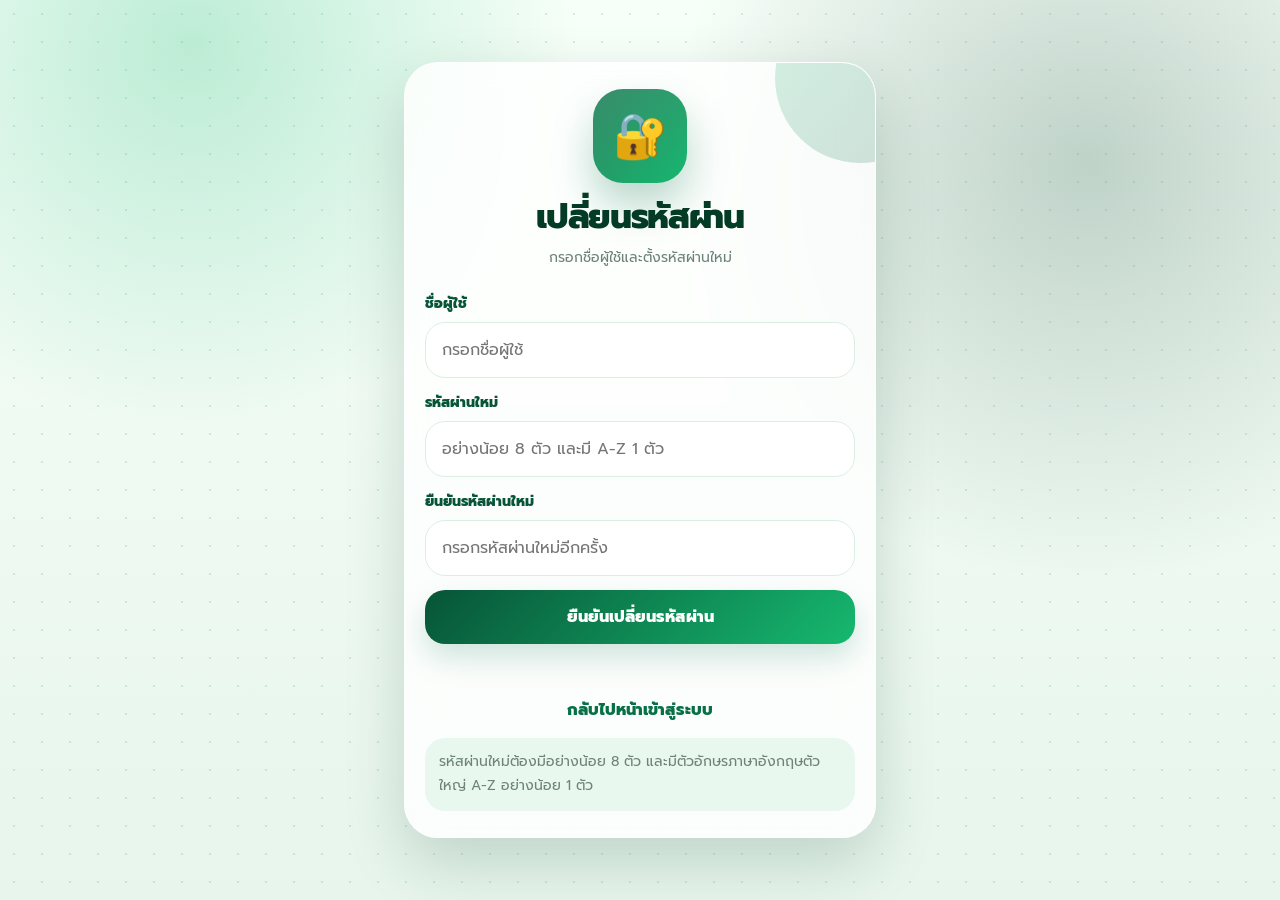
<file: frontend/forgot.html>
<!DOCTYPE html>
<html lang="th">

<head>
    <meta charset="UTF-8">
    <meta name="viewport" content="width=device-width, initial-scale=1.0">
    <title>Reset Password - Charolais AI Scan</title>
    <link
        href="https://fonts.googleapis.com/css2?family=Noto+Sans+Thai:wght@400;500;600;700;800&family=Prompt:wght@500;600;700;800&display=swap"
        rel="stylesheet">
    <link rel="stylesheet" href="./app.css">
    <script src="./auth.js"></script>
</head>

<body>
    <div class="auth-page">
        <div class="auth-card">
            <div class="brand-mark cow-mark"><span>🔐</span></div>

            <h1 style="text-align:center;">เปลี่ยนรหัสผ่าน</h1>
            <div class="subtitle">กรอกชื่อผู้ใช้และตั้งรหัสผ่านใหม่</div>

            <div class="form-group">
                <label for="username">ชื่อผู้ใช้</label>
                <input id="username" type="text" placeholder="กรอกชื่อผู้ใช้">
            </div>

            <div class="form-group">
                <label for="newPassword">รหัสผ่านใหม่</label>
                <input id="newPassword" type="password" placeholder="อย่างน้อย 8 ตัว และมี A-Z 1 ตัว">
            </div>

            <div class="form-group">
                <label for="confirmPassword">ยืนยันรหัสผ่านใหม่</label>
                <input id="confirmPassword" type="password" placeholder="กรอกรหัสผ่านใหม่อีกครั้ง">
            </div>

            <button class="btn btn-main" id="resetBtn" type="button">ยืนยันเปลี่ยนรหัสผ่าน</button>

            <div class="message" id="message"></div>

            <a class="link" href="index.html">กลับไปหน้าเข้าสู่ระบบ</a>

            <div class="note">
                รหัสผ่านใหม่ต้องมีอย่างน้อย 8 ตัว และมีตัวอักษรภาษาอังกฤษตัวใหญ่ A-Z อย่างน้อย 1 ตัว
            </div>
        </div>
    </div>

    <script>
        const usernameInput = document.getElementById("username");
        const newPasswordInput = document.getElementById("newPassword");
        const confirmPasswordInput = document.getElementById("confirmPassword");
        const resetBtn = document.getElementById("resetBtn");
        const message = document.getElementById("message");

        function showMessage(text, type = "") {
            message.textContent = text;
            message.className = "message";
            if (type) message.classList.add(type);
        }

        resetBtn.addEventListener("click", async () => {
            const username = usernameInput.value.trim();
            const newPassword = newPasswordInput.value;
            const confirmPassword = confirmPasswordInput.value;

            if (!username || !newPassword || !confirmPassword) {
                showMessage("กรุณากรอกข้อมูลให้ครบ", "error");
                return;
            }

            if (newPassword !== confirmPassword) {
                showMessage("รหัสผ่านใหม่และยืนยันรหัสผ่านไม่ตรงกัน", "error");
                return;
            }

            const result = await resetPassword(username, newPassword);

            if (!result.ok) {
                showMessage(result.message, "error");
                return;
            }

            showMessage(result.message, "success");

            setTimeout(() => {
                window.location.href = "index.html";
            }, 900);
        });
    </script>
</body>

</html>
</file>
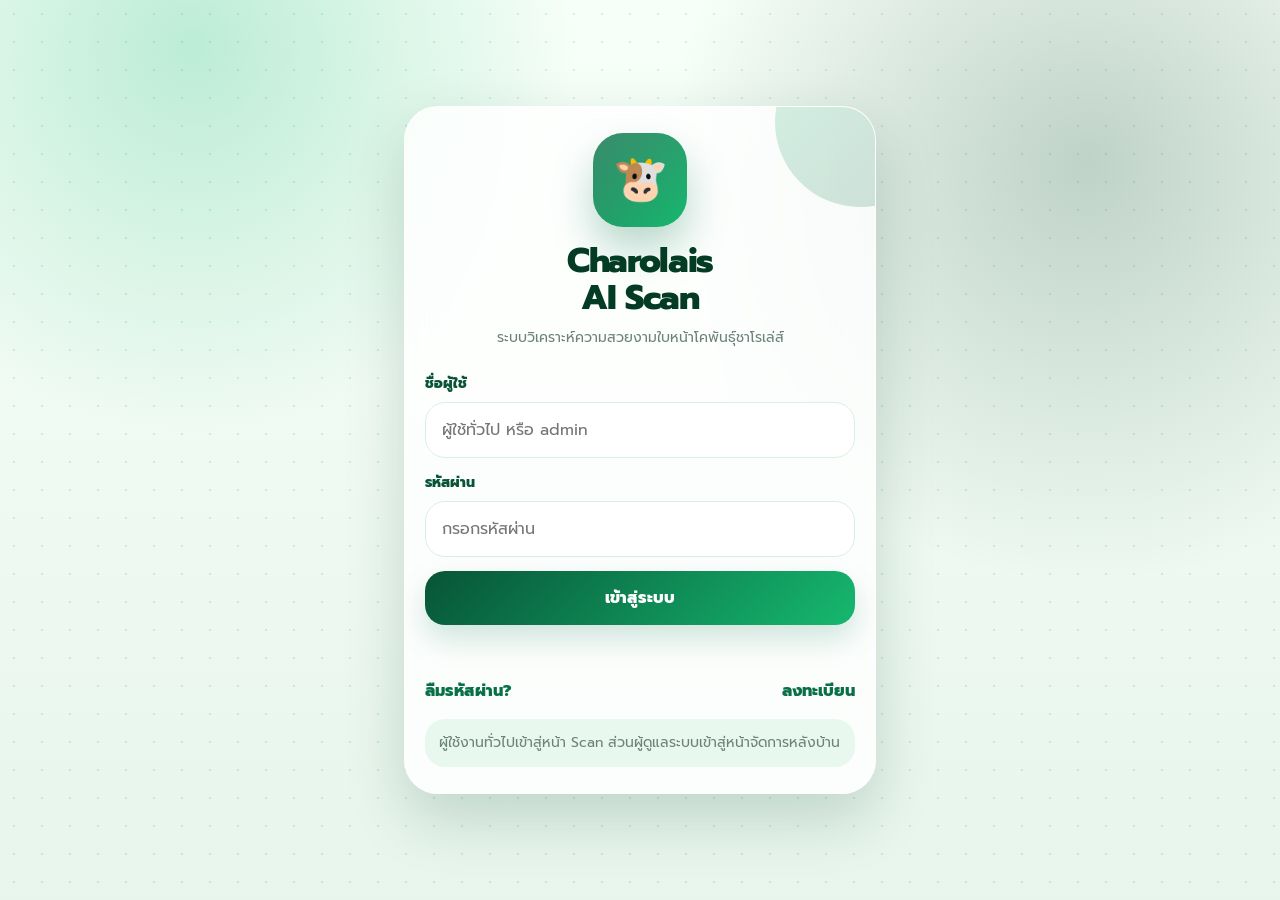
<file: frontend/profile.html>
<!DOCTYPE html>
<html lang="th">

<head>
    <meta charset="UTF-8">
    <meta name="viewport" content="width=device-width, initial-scale=1.0">
    <title>Profile - Charolais AI Scan</title>
    <link
        href="https://fonts.googleapis.com/css2?family=Noto+Sans+Thai:wght@400;500;600;700;800&family=Prompt:wght@500;600;700;800&display=swap"
        rel="stylesheet">
    <link rel="stylesheet" href="./app.css">
    <script src="./auth.js"></script>
</head>

<body>
    <script>requireLogin();</script>

    <main class="page">
        <section class="hero">
            <div class="hero-row">
                <div class="hero-icon">
                    <span class="emoji-icon">🌿</span>
                </div>
                <div>
                    <h1>Profile</h1>
                    <p>จัดการข้อมูลผู้ใช้และข้อมูลฟาร์มของคุณ</p>
                </div>
            </div>
        </section>

        <section class="card">
            <div class="section-title">
                <h2>ข้อมูลโปรไฟล์</h2>
                <span class="pill">Settings</span>
            </div>

            <div class="profile-avatar-wrap">
                <img id="profileAvatar" class="profile-avatar" alt="Profile Avatar">
                <div id="profileAvatarPlaceholder" class="profile-avatar-placeholder">🐄</div>

                <div class="btn-row">
                    <button class="btn btn-green" id="uploadAvatarBtn" type="button">อัปโหลดรูป</button>
                    <button class="btn btn-red" id="deleteAvatarBtn" type="button">ลบรูป</button>
                </div>

                <input type="file" id="avatarInput" accept="image/*" style="display:none;">
            </div>

            <div class="form-group">
                <label class="form-label" for="usernameInput">ชื่อผู้ใช้</label>
                <input class="form-input" id="usernameInput" type="text" readonly>
            </div>

            <div class="form-group">
                <label class="form-label" for="farmInput">ชื่อฟาร์ม</label>
                <input class="form-input" id="farmInput" type="text" placeholder="กรอกชื่อฟาร์ม">
            </div>

            <button class="btn btn-save" id="saveProfileBtn" type="button">บันทึกข้อมูลโปรไฟล์</button>

            <div class="button-row">
                <button class="btn btn-red" id="logoutBtn" type="button">ออกจากระบบ</button>
                <a href="scan.html" class="btn btn-green">กลับไป Scan</a>
            </div>

            <div class="hint">
                ข้อมูลโปรไฟล์นี้บันทึกไว้ในเครื่องของผู้ใช้
            </div>
        </section>
    </main>

    <nav class="floating-nav">
        <a href="scan.html"><span class="nav-ico">✦</span>Scan</a>
        <a href="history.html"><span class="nav-ico">◴</span>History</a>
        <a href="profile.html" class="active"><span class="nav-ico">◉</span>Profile</a>
    </nav>

    <script>
        const profileAvatar = document.getElementById("profileAvatar");
        const profileAvatarPlaceholder = document.getElementById("profileAvatarPlaceholder");
        const avatarInput = document.getElementById("avatarInput");
        const usernameInput = document.getElementById("usernameInput");
        const farmInput = document.getElementById("farmInput");
        const uploadAvatarBtn = document.getElementById("uploadAvatarBtn");
        const deleteAvatarBtn = document.getElementById("deleteAvatarBtn");
        const saveProfileBtn = document.getElementById("saveProfileBtn");
        const logoutBtn = document.getElementById("logoutBtn");

        let currentAvatarUrl = "";

        function showAvatar(url) {
            if (url) {
                profileAvatar.src = url;
                profileAvatar.style.display = "block";
                profileAvatarPlaceholder.style.display = "none";
            } else {
                profileAvatar.removeAttribute("src");
                profileAvatar.style.display = "none";
                profileAvatarPlaceholder.style.display = "flex";
            }
        }

        function resizeImage(file, maxSize = 256, quality = 0.72) {
            return new Promise((resolve, reject) => {
                const reader = new FileReader();

                reader.onload = (e) => {
                    const img = new Image();

                    img.onload = () => {
                        let width = img.width;
                        let height = img.height;

                        if (width > height) {
                            if (width > maxSize) {
                                height = Math.round((height * maxSize) / width);
                                width = maxSize;
                            }
                        } else {
                            if (height > maxSize) {
                                width = Math.round((width * maxSize) / height);
                                height = maxSize;
                            }
                        }

                        const canvas = document.createElement("canvas");
                        canvas.width = width;
                        canvas.height = height;

                        const ctx = canvas.getContext("2d");
                        ctx.drawImage(img, 0, 0, width, height);

                        resolve(canvas.toDataURL("image/jpeg", quality));
                    };

                    img.onerror = () => reject(new Error("โหลดรูปไม่สำเร็จ"));
                    img.src = e.target.result;
                };

                reader.onerror = () => reject(new Error("อ่านไฟล์ไม่สำเร็จ"));
                reader.readAsDataURL(file);
            });
        }

        function loadProfilePage() {
            const profile = getProfile();

            if (!profile) {
                window.location.href = "index.html";
                return;
            }

            usernameInput.value = profile.username || "";
            farmInput.value = profile.farmName || "";
            currentAvatarUrl = profile.avatar || "";

            showAvatar(currentAvatarUrl);
        }

        uploadAvatarBtn.addEventListener("click", () => {
            avatarInput.click();
        });

        avatarInput.addEventListener("change", async (e) => {
            const file = e.target.files[0];
            if (!file) return;

            try {
                currentAvatarUrl = await resizeImage(file, 256, 0.72);
                showAvatar(currentAvatarUrl);
                alert("เลือกรูปโปรไฟล์สำเร็จ กรุณากดบันทึกข้อมูลโปรไฟล์");
            } catch {
                alert("อัปโหลดรูปไม่สำเร็จ");
            } finally {
                avatarInput.value = "";
            }
        });

        deleteAvatarBtn.addEventListener("click", () => {
            currentAvatarUrl = "";
            showAvatar("");
        });

        saveProfileBtn.addEventListener("click", () => {
            const ok = saveProfile({
                farmName: farmInput.value.trim(),
                avatar: currentAvatarUrl
            });

            alert(ok ? "บันทึกข้อมูลโปรไฟล์สำเร็จ" : "บันทึกข้อมูลไม่สำเร็จ");
            loadProfilePage();
        });

        logoutBtn.addEventListener("click", logout);

        loadProfilePage();
    </script>
</body>

</html>
</file>
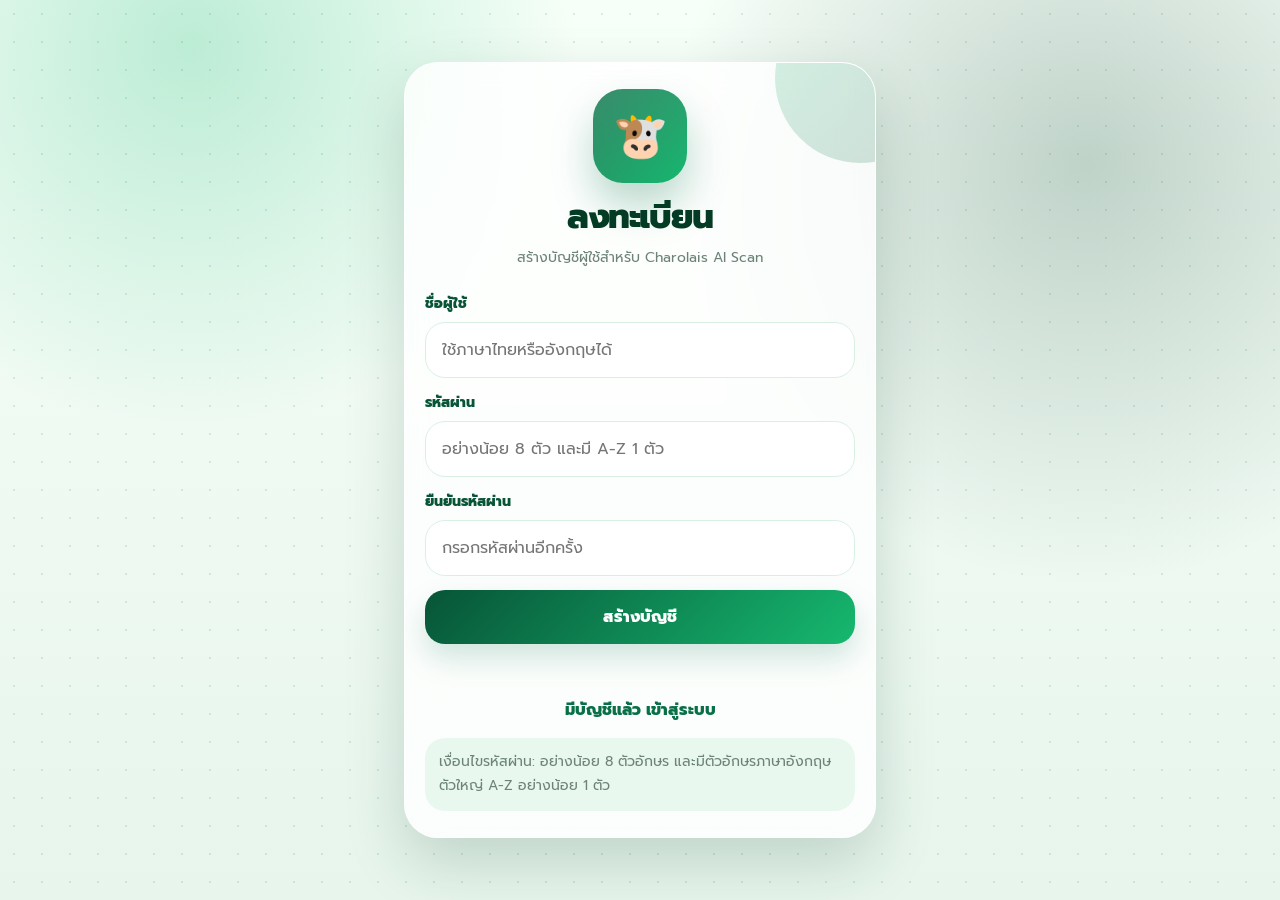
<file: frontend/register.html>
<!DOCTYPE html>
<html lang="th">

<head>
    <meta charset="UTF-8">
    <meta name="viewport" content="width=device-width, initial-scale=1.0">
    <title>Register - Charolais AI Scan</title>
    <link
        href="https://fonts.googleapis.com/css2?family=Noto+Sans+Thai:wght@400;500;600;700;800&family=Prompt:wght@500;600;700;800&display=swap"
        rel="stylesheet">
    <link rel="stylesheet" href="./app.css">
    <script src="./auth.js"></script>
</head>

<body>
    <div class="auth-page">
        <div class="auth-card">
            <div class="brand-mark cow-mark"><span>🐮</span></div>

            <h1 style="text-align:center;">ลงทะเบียน</h1>
            <div class="subtitle">สร้างบัญชีผู้ใช้สำหรับ Charolais AI Scan</div>

            <div class="form-group">
                <label for="username">ชื่อผู้ใช้</label>
                <input id="username" type="text" placeholder="ใช้ภาษาไทยหรืออังกฤษได้">
            </div>

            <div class="form-group">
                <label for="password">รหัสผ่าน</label>
                <input id="password" type="password" placeholder="อย่างน้อย 8 ตัว และมี A-Z 1 ตัว">
            </div>

            <div class="form-group">
                <label for="confirmPassword">ยืนยันรหัสผ่าน</label>
                <input id="confirmPassword" type="password" placeholder="กรอกรหัสผ่านอีกครั้ง">
            </div>

            <button class="btn btn-main" id="registerBtn" type="button">สร้างบัญชี</button>

            <div class="message" id="message"></div>

            <a class="link" href="index.html">มีบัญชีแล้ว เข้าสู่ระบบ</a>

            <div class="note">
                เงื่อนไขรหัสผ่าน: อย่างน้อย 8 ตัวอักษร และมีตัวอักษรภาษาอังกฤษตัวใหญ่ A-Z อย่างน้อย 1 ตัว
            </div>
        </div>
    </div>

    <script>
        const usernameInput = document.getElementById("username");
        const passwordInput = document.getElementById("password");
        const confirmPasswordInput = document.getElementById("confirmPassword");
        const registerBtn = document.getElementById("registerBtn");
        const message = document.getElementById("message");

        function showMessage(text, type = "") {
            message.textContent = text;
            message.className = "message";
            if (type) message.classList.add(type);
        }

        registerBtn.addEventListener("click", async () => {
            const username = usernameInput.value.trim();
            const password = passwordInput.value;
            const confirmPassword = confirmPasswordInput.value;

            if (!username || !password || !confirmPassword) {
                showMessage("กรุณากรอกข้อมูลให้ครบ", "error");
                return;
            }

            if (password !== confirmPassword) {
                showMessage("รหัสผ่านและยืนยันรหัสผ่านไม่ตรงกัน", "error");
                return;
            }

            const result = await registerUser(username, password);

            if (!result.ok) {
                showMessage(result.message, "error");
                return;
            }

            showMessage(result.message, "success");

            setTimeout(() => {
                window.location.href = "index.html";
            }, 900);
        });
    </script>
</body>

</html>
</file>
<file: frontend/app.css>
* {
    box-sizing: border-box;
}

:root {
    --bg: #f4fbf6;
    --green-900: #033b25;
    --green-800: #075437;
    --green-700: #087047;
    --green-600: #0b8f58;
    --green-500: #16b86f;
    --green-300: #8ee5b8;
    --green-soft: #e9f8ef;
    --white: #ffffff;
    --text: #113426;
    --muted: #6d8378;
    --border: rgba(255, 255, 255, .45);
    --shadow: 0 24px 60px rgba(5, 63, 38, .18);
}

html,
body {
    margin: 0;
    min-height: 100dvh;
    font-family: 'Prompt', 'Noto Sans Thai', sans-serif;
    color: var(--text);
    background:
        radial-gradient(circle at 15% 5%, rgba(22, 184, 111, .26), transparent 28%),
        radial-gradient(circle at 85% 18%, rgba(3, 59, 37, .22), transparent 32%),
        linear-gradient(180deg, #f7fff9 0%, #e7f5ec 100%);
}

body::before {
    content: "";
    position: fixed;
    inset: 0;
    background-image:
        radial-gradient(circle, rgba(8, 112, 71, .13) 1px, transparent 1px);
    background-size: 28px 28px;
    pointer-events: none;
}

.auth-page,
.page {
    width: min(500px, 100%);
    min-height: 100dvh;
    margin: 0 auto;
    padding: 18px 14px 110px;
    position: relative;
}

.auth-page {
    display: flex;
    align-items: center;
    justify-content: center;
    padding-bottom: 18px;
}

.auth-card,
.card,
.hero,
.section {
    background: rgba(255, 255, 255, .82);
    border: 1px solid rgba(255, 255, 255, .75);
    border-radius: 34px;
    box-shadow: var(--shadow);
    backdrop-filter: blur(18px);
}

.auth-card {
    width: 100%;
    padding: 26px 20px;
    overflow: hidden;
    position: relative;
}

.auth-card::before,
.hero::before {
    content: "";
    position: absolute;
    width: 170px;
    height: 170px;
    right: -70px;
    top: -70px;
    border-radius: 50%;
    background: linear-gradient(135deg, var(--green-500), var(--green-800));
    opacity: .18;
}

.brand-mark,
.logo,
.hero-icon,
.top-avatar {
    width: 94px;
    height: 94px;
    margin: 0 auto 16px;
    border-radius: 30px;
    display: grid;
    place-items: center;
    color: white;
    font-size: 44px;
    background:
        linear-gradient(145deg, rgba(255, 255, 255, .20), transparent),
        linear-gradient(135deg, var(--green-700), var(--green-500));
    box-shadow: 0 22px 42px rgba(8, 112, 71, .28);
}

h1 {
    margin: 0;
    font-size: 34px;
    line-height: 1.08;
    font-weight: 800;
    letter-spacing: -.04em;
    color: var(--green-900);
}

.subtitle,
.hero p,
.top-header p,
.note,
.hint {
    color: var(--muted);
    line-height: 1.75;
    font-size: 14px;
}

.subtitle {
    text-align: center;
    margin: 10px 0 22px;
}

.form-group {
    margin-bottom: 14px;
}

label,
.form-label {
    display: block;
    font-weight: 800;
    font-size: 14px;
    margin-bottom: 8px;
    color: var(--green-800);
}

input,
.form-input {
    width: 100%;
    border: 1.5px solid #d9efe2;
    border-radius: 20px;
    padding: 15px 16px;
    font: inherit;
    outline: none;
    background: rgba(255, 255, 255, .95);
}

input:focus,
.form-input:focus {
    border-color: var(--green-500);
    box-shadow: 0 0 0 5px rgba(22, 184, 111, .12);
}

.btn {
    border: 0;
    border-radius: 20px;
    padding: 15px 18px;
    font: inherit;
    font-weight: 800;
    cursor: pointer;
    text-decoration: none;
    text-align: center;
    display: inline-flex;
    align-items: center;
    justify-content: center;
    gap: 8px;
    box-shadow: 0 14px 30px rgba(8, 112, 71, .18);
}

.btn-main,
.btn-login,
.btn-green,
.btn-save {
    background: linear-gradient(135deg, var(--green-800), var(--green-500));
    color: white;
}

.btn-blue {
    background: linear-gradient(135deg, #064936, #0c8c6a);
    color: white;
}

.btn-light {
    background: white;
    color: var(--green-800);
}

.btn-red {
    background: linear-gradient(135deg, #ff586c, #ff7b54);
    color: white;
}

.auth-card .btn {
    width: 100%;
}

.link,
.link-row a {
    color: var(--green-700);
    font-weight: 800;
    text-decoration: none;
}

.link {
    display: block;
    text-align: center;
    margin-top: 16px;
}

.link-row {
    display: flex;
    justify-content: space-between;
    margin-top: 16px;
}

.message {
    min-height: 24px;
    margin-top: 14px;
    text-align: center;
    font-size: 13px;
    font-weight: 800;
}

.message.error {
    color: #c62f45;
}

.message.success {
    color: var(--green-700);
}

.note,
.hint {
    margin-top: 16px;
    padding: 12px 14px;
    border-radius: 20px;
    background: var(--green-soft);
}

.hero {
    position: relative;
    overflow: hidden;
    padding: 24px 20px;
    margin-bottom: 16px;
    background:
        linear-gradient(135deg, rgba(3, 59, 37, .95), rgba(12, 143, 88, .86));
    color: white;
}

.hero h1,
.hero p {
    color: white;
}

.hero-row {
    display: flex;
    align-items: center;
    gap: 16px;
}

.hero-icon {
    flex: 0 0 84px;
    width: 84px;
    height: 84px;
    margin: 0;
    background: rgba(255, 255, 255, .16);
}

.section,
.card {
    padding: 18px;
    margin-bottom: 16px;
}

.section {
    background: transparent;
    border: 0;
    box-shadow: none;
    padding: 0;
}

.section-title {
    display: flex;
    justify-content: space-between;
    align-items: center;
    margin: 0 2px 12px;
}

.section-title h2 {
    margin: 0;
    color: var(--green-900);
    font-size: 22px;
}

.pill {
    padding: 8px 12px;
    border-radius: 999px;
    background: var(--green-soft);
    color: var(--green-700);
    font-size: 12px;
    font-weight: 800;
}

.camera-stage {
    position: relative;
    width: 100%;
    aspect-ratio: 4 / 5;
    border-radius: 30px;
    overflow: hidden;
    background:
        linear-gradient(135deg, rgba(3, 59, 37, .94), rgba(14, 142, 88, .76));
    display: grid;
    place-items: center;
}

.camera-stage video,
.camera-stage img,
.camera-stage canvas {
    width: 100%;
    height: 100%;
    object-fit: cover;
    display: none;
}

.camera-placeholder {
    color: white;
    text-align: center;
    font-weight: 700;
    line-height: 1.7;
    padding: 20px;
}

.scan-frame {
    position: absolute;
    inset: 34px;
    border: 2px solid rgba(255, 255, 255, .86);
    border-radius: 28px;
    display: none;
}

.controls,
.button-row,
.btn-row {
    display: grid;
    grid-template-columns: repeat(2, 1fr);
    gap: 10px;
    margin-top: 14px;
}

.file-input {
    display: none;
}

.status-badge {
    display: inline-flex;
    padding: 9px 14px;
    border-radius: 999px;
    background: var(--green-soft);
    color: var(--green-700);
    font-size: 13px;
    font-weight: 800;
}

.status-badge.warning {
    background: #fff5d7;
    color: #9a6a00;
}

.status-badge.error {
    background: #ffe5ea;
    color: #c62f45;
}

.result-text {
    margin: 14px 0;
    line-height: 1.7;
    color: var(--muted);
}

.stars {
    font-size: 34px;
    letter-spacing: 2px;
    color: #ffc642;
    margin-bottom: 14px;
}

.result-grid {
    display: grid;
    grid-template-columns: repeat(2, 1fr);
    gap: 10px;
}

.result-box {
    padding: 14px;
    border-radius: 22px;
    background: var(--green-soft);
}

.result-box .label {
    font-size: 12px;
    color: var(--muted);
    font-weight: 700;
}

.result-box .value {
    margin-top: 5px;
    font-size: 18px;
    font-weight: 800;
    color: var(--green-800);
}

.save-note {
    margin-top: 12px;
    color: var(--muted);
    font-size: 13px;
}

.history-item {
    padding: 12px;
    border-radius: 24px;
    background: var(--green-soft);
    margin-bottom: 10px;
}

.history-row {
    display: flex;
    gap: 12px;
}

.history-thumb {
    width: 86px;
    height: 86px;
    border-radius: 22px;
    object-fit: cover;
    background: white;
    display: grid;
    place-items: center;
    font-size: 32px;
}

.history-content h3 {
    margin: 0 0 6px;
    color: var(--green-900);
}

.history-content p {
    margin: 3px 0;
    font-size: 13px;
    color: var(--muted);
}

.empty-state {
    padding: 30px;
    text-align: center;
    color: var(--muted);
    background: var(--green-soft);
    border-radius: 24px;
}

.floating-nav {
    position: fixed;
    left: 50%;
    bottom: 14px;
    transform: translateX(-50%);
    width: min(470px, calc(100% - 18px));
    padding: 9px;
    border-radius: 30px;
    background: rgba(255, 255, 255, .88);
    border: 1px solid rgba(255, 255, 255, .75);
    box-shadow: 0 18px 45px rgba(3, 59, 37, .20);
    backdrop-filter: blur(18px);
    display: grid;
    grid-template-columns: repeat(3, 1fr);
    z-index: 99;
}

.floating-nav a {
    text-align: center;
    text-decoration: none;
    color: var(--green-800);
    border-radius: 22px;
    padding: 9px 4px;
    font-size: 12px;
    font-weight: 800;
}

.floating-nav a.active {
    background: linear-gradient(135deg, var(--green-800), var(--green-500));
    color: white;
}

.nav-ico {
    display: block;
    font-size: 18px;
    margin-bottom: 3px;
}

.top-header {
    text-align: center;
    margin: 12px 0 18px;
}

.profile-avatar-wrap {
    text-align: center;
}

.profile-avatar,
.profile-avatar-placeholder {
    width: 128px;
    height: 128px;
    border-radius: 50%;
    margin: 0 auto;
    object-fit: cover;
    border: 6px solid #eaf7ef;
    box-shadow: 0 18px 36px rgba(8, 112, 71, .18);
}

.profile-avatar {
    display: none;
}

.profile-avatar-placeholder {
    display: flex;
    align-items: center;
    justify-content: center;
    background: linear-gradient(135deg, var(--green-800), var(--green-500));
    color: white;
    font-size: 48px;
}

@media (max-width: 390px) {
    h1 {
        font-size: 30px;
    }

    .controls,
    .button-row {
        grid-template-columns: 1fr;
    }
}

.admin-grid {
    display: grid;
    gap: 14px;
}

.admin-box {
    padding: 16px;
    border-radius: 26px;
    background: var(--green-soft);
    border: 1px solid rgba(8, 112, 71, .08);
}

.admin-icon {
    width: 52px;
    height: 52px;
    border-radius: 18px;
    display: grid;
    place-items: center;
    font-size: 28px;
    color: #fff;
    background: linear-gradient(135deg, var(--green-800), var(--green-500));
    box-shadow: 0 14px 28px rgba(8, 112, 71, .18);
    margin-bottom: 10px;
}

.admin-box h3 {
    margin: 0 0 8px;
    color: var(--green-900);
    font-size: 18px;
}

.admin-box p {
    margin: 0 0 12px;
    color: var(--muted);
    line-height: 1.7;
    font-size: 14px;
}

.admin-actions {
    display: grid;
    gap: 10px;
}

.admin-actions select {
    width: 100%;
    border: 1.5px solid #d9efe2;
    border-radius: 20px;
    padding: 15px 16px;
    font: inherit;
    outline: none;
    background: rgba(255, 255, 255, .95);
}

.admin-list {
    margin-top: 12px;
}

.admin-link {
    display: block;
    text-decoration: none;
    color: inherit;
}

.admin-link:hover {
    transform: translateY(-2px);
}

.admin-box {
    transition: .2s ease;
}
</file>
